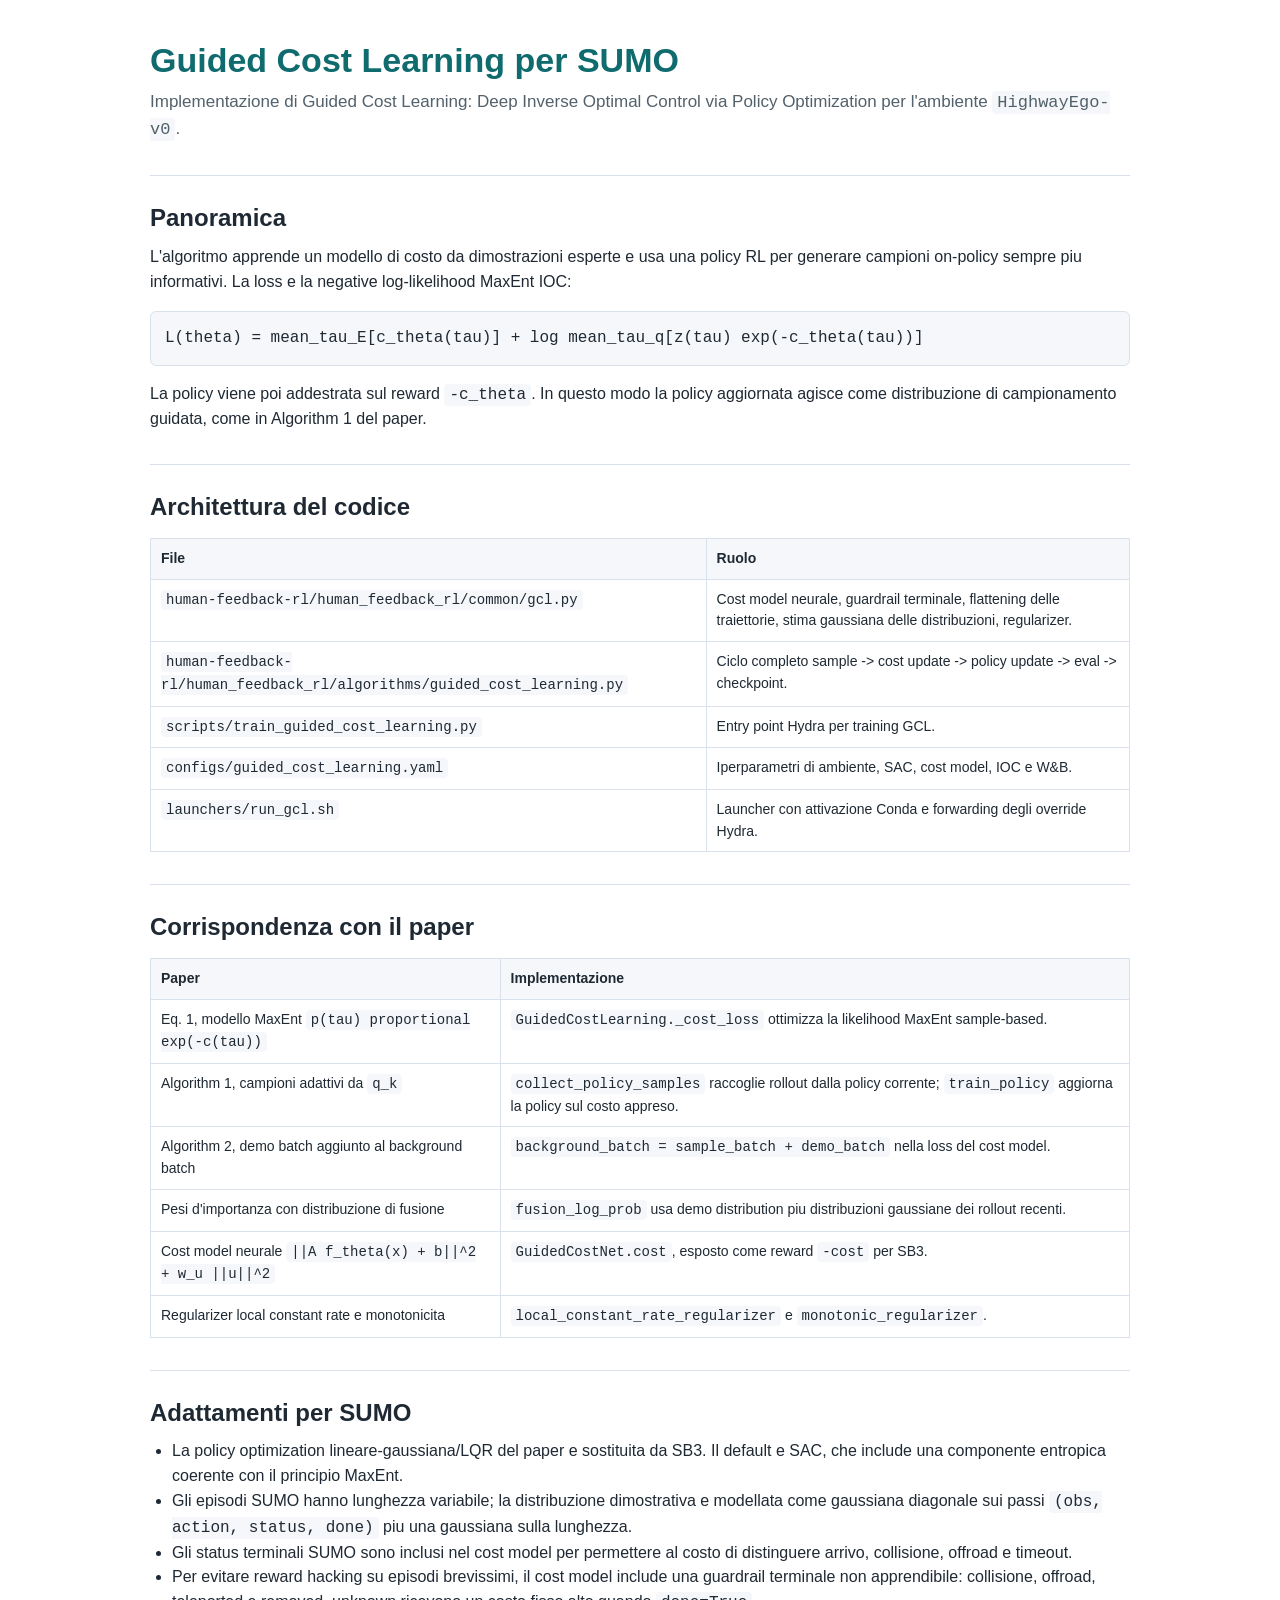
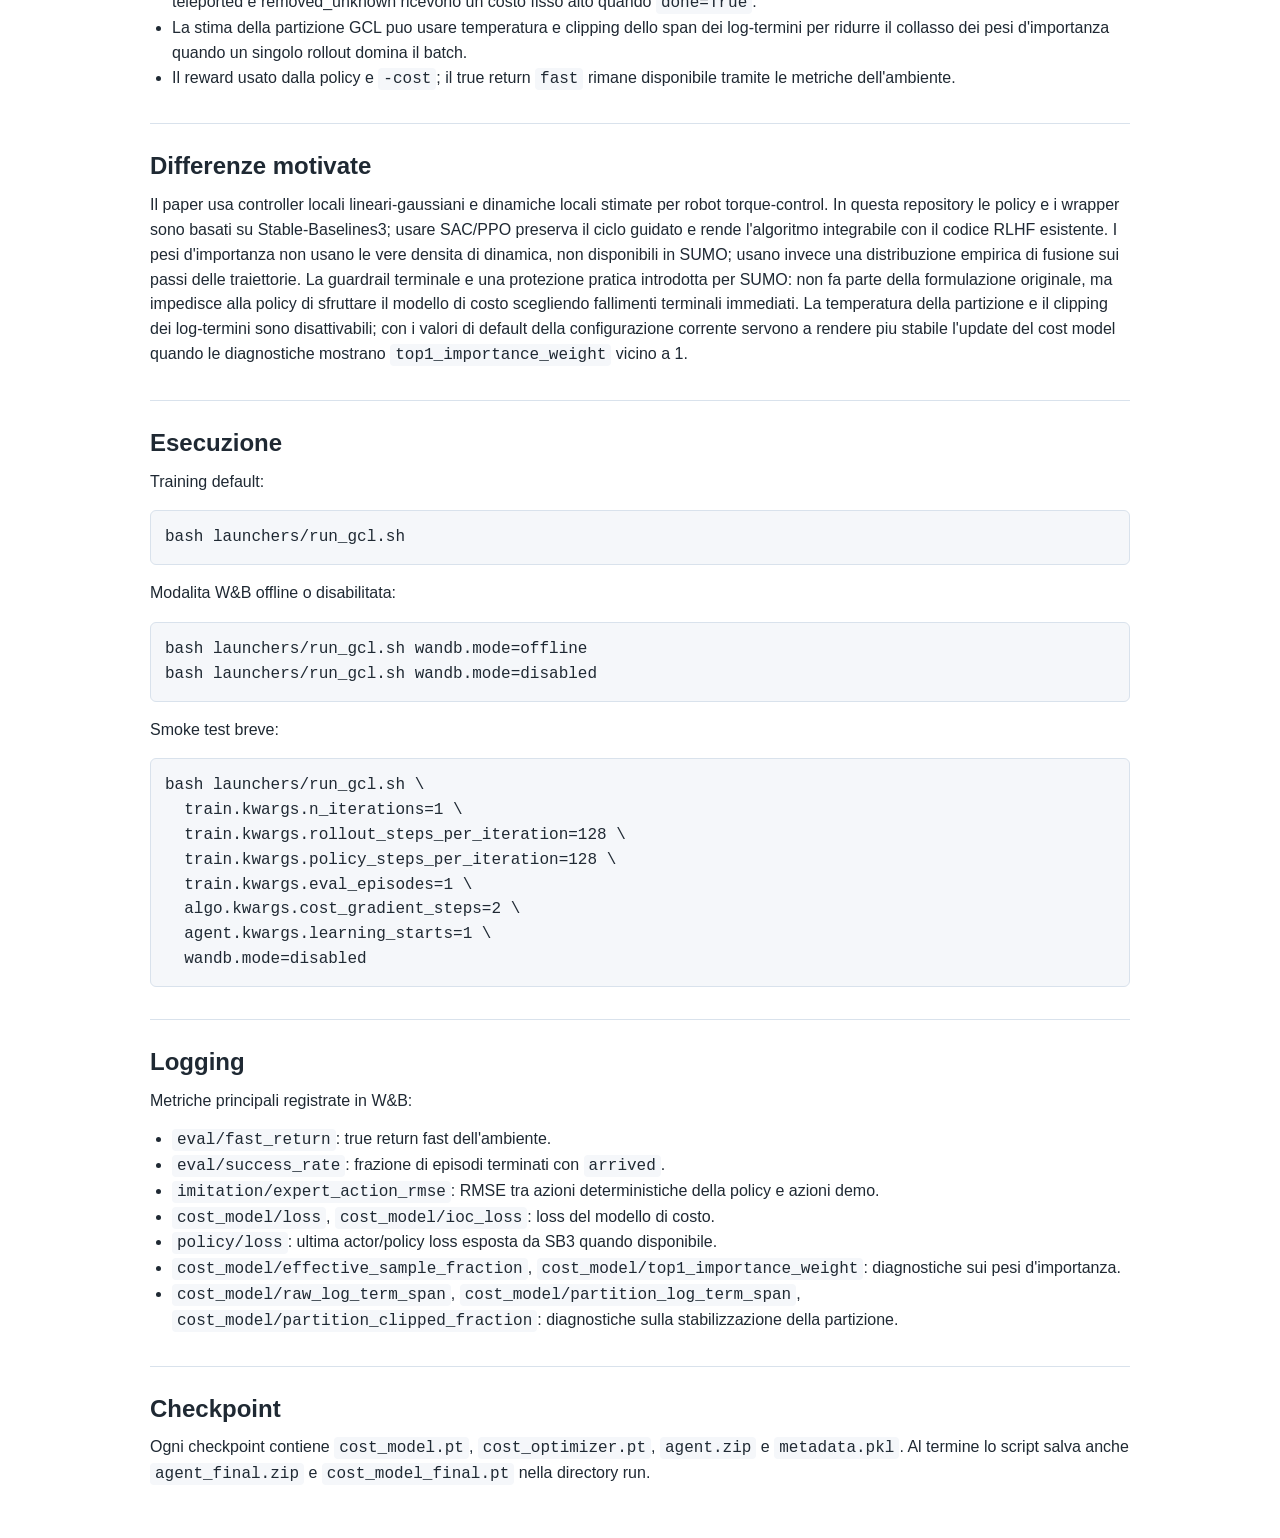
<file: docs/guided_cost_learning.html>
<!doctype html>
<html lang="it">
<head>
  <meta charset="utf-8">
  <meta name="viewport" content="width=device-width, initial-scale=1">
  <title>Guided Cost Learning per SUMO</title>
  <style>
    :root {
      color-scheme: light;
      --ink: #1f2933;
      --muted: #52616b;
      --line: #d9e2ec;
      --panel: #f5f7fa;
      --accent: #0f6b6e;
    }
    body {
      margin: 0;
      font-family: -apple-system, BlinkMacSystemFont, "Segoe UI", sans-serif;
      line-height: 1.55;
      color: var(--ink);
      background: #ffffff;
    }
    main {
      max-width: 980px;
      margin: 0 auto;
      padding: 40px 24px 64px;
    }
    h1, h2, h3 {
      line-height: 1.2;
      margin: 0 0 12px;
    }
    h1 {
      font-size: 34px;
      color: var(--accent);
      margin-bottom: 8px;
    }
    h2 {
      font-size: 24px;
      padding-top: 28px;
      border-top: 1px solid var(--line);
      margin-top: 32px;
    }
    h3 {
      font-size: 18px;
      margin-top: 22px;
    }
    p {
      margin: 0 0 14px;
    }
    code, pre {
      font-family: "SFMono-Regular", Consolas, monospace;
    }
    code {
      background: var(--panel);
      padding: 2px 5px;
      border-radius: 4px;
    }
    pre {
      background: var(--panel);
      border: 1px solid var(--line);
      border-radius: 6px;
      padding: 14px;
      overflow-x: auto;
    }
    table {
      width: 100%;
      border-collapse: collapse;
      margin: 16px 0;
      font-size: 14px;
    }
    th, td {
      border: 1px solid var(--line);
      padding: 9px 10px;
      vertical-align: top;
      text-align: left;
    }
    th {
      background: var(--panel);
    }
    ul {
      margin-top: 6px;
      padding-left: 22px;
    }
    .lead {
      color: var(--muted);
      font-size: 17px;
    }
  </style>
</head>
<body>
<main>
  <h1>Guided Cost Learning per SUMO</h1>
  <p class="lead">
    Implementazione di Guided Cost Learning: Deep Inverse Optimal Control via
    Policy Optimization per l'ambiente <code>HighwayEgo-v0</code>.
  </p>

  <h2>Panoramica</h2>
  <p>
    L'algoritmo apprende un modello di costo da dimostrazioni esperte e usa una
    policy RL per generare campioni on-policy sempre piu informativi. La loss e
    la negative log-likelihood MaxEnt IOC:
  </p>
  <pre>L(theta) = mean_tau_E[c_theta(tau)] + log mean_tau_q[z(tau) exp(-c_theta(tau))]</pre>
  <p>
    La policy viene poi addestrata sul reward <code>-c_theta</code>. In questo modo
    la policy aggiornata agisce come distribuzione di campionamento guidata, come
    in Algorithm 1 del paper.
  </p>

  <h2>Architettura del codice</h2>
  <table>
    <thead>
      <tr>
        <th>File</th>
        <th>Ruolo</th>
      </tr>
    </thead>
    <tbody>
      <tr>
        <td><code>human-feedback-rl/human_feedback_rl/common/gcl.py</code></td>
        <td>Cost model neurale, guardrail terminale, flattening delle traiettorie, stima gaussiana delle distribuzioni, regularizer.</td>
      </tr>
      <tr>
        <td><code>human-feedback-rl/human_feedback_rl/algorithms/guided_cost_learning.py</code></td>
        <td>Ciclo completo sample -> cost update -> policy update -> eval -> checkpoint.</td>
      </tr>
      <tr>
        <td><code>scripts/train_guided_cost_learning.py</code></td>
        <td>Entry point Hydra per training GCL.</td>
      </tr>
      <tr>
        <td><code>configs/guided_cost_learning.yaml</code></td>
        <td>Iperparametri di ambiente, SAC, cost model, IOC e W&amp;B.</td>
      </tr>
      <tr>
        <td><code>launchers/run_gcl.sh</code></td>
        <td>Launcher con attivazione Conda e forwarding degli override Hydra.</td>
      </tr>
    </tbody>
  </table>

  <h2>Corrispondenza con il paper</h2>
  <table>
    <thead>
      <tr>
        <th>Paper</th>
        <th>Implementazione</th>
      </tr>
    </thead>
    <tbody>
      <tr>
        <td>Eq. 1, modello MaxEnt <code>p(tau) proportional exp(-c(tau))</code></td>
        <td><code>GuidedCostLearning._cost_loss</code> ottimizza la likelihood MaxEnt sample-based.</td>
      </tr>
      <tr>
        <td>Algorithm 1, campioni adattivi da <code>q_k</code></td>
        <td><code>collect_policy_samples</code> raccoglie rollout dalla policy corrente; <code>train_policy</code> aggiorna la policy sul costo appreso.</td>
      </tr>
      <tr>
        <td>Algorithm 2, demo batch aggiunto al background batch</td>
        <td><code>background_batch = sample_batch + demo_batch</code> nella loss del cost model.</td>
      </tr>
      <tr>
        <td>Pesi d'importanza con distribuzione di fusione</td>
        <td><code>fusion_log_prob</code> usa demo distribution piu distribuzioni gaussiane dei rollout recenti.</td>
      </tr>
      <tr>
        <td>Cost model neurale <code>||A f_theta(x) + b||^2 + w_u ||u||^2</code></td>
        <td><code>GuidedCostNet.cost</code>, esposto come reward <code>-cost</code> per SB3.</td>
      </tr>
      <tr>
        <td>Regularizer local constant rate e monotonicita</td>
        <td><code>local_constant_rate_regularizer</code> e <code>monotonic_regularizer</code>.</td>
      </tr>
    </tbody>
  </table>

  <h2>Adattamenti per SUMO</h2>
  <ul>
    <li>La policy optimization lineare-gaussiana/LQR del paper e sostituita da SB3. Il default e SAC, che include una componente entropica coerente con il principio MaxEnt.</li>
    <li>Gli episodi SUMO hanno lunghezza variabile; la distribuzione dimostrativa e modellata come gaussiana diagonale sui passi <code>(obs, action, status, done)</code> piu una gaussiana sulla lunghezza.</li>
    <li>Gli status terminali SUMO sono inclusi nel cost model per permettere al costo di distinguere arrivo, collisione, offroad e timeout.</li>
    <li>Per evitare reward hacking su episodi brevissimi, il cost model include una guardrail terminale non apprendibile: collisione, offroad, teleported e removed_unknown ricevono un costo fisso alto quando <code>done=True</code>.</li>
    <li>La stima della partizione GCL puo usare temperatura e clipping dello span dei log-termini per ridurre il collasso dei pesi d'importanza quando un singolo rollout domina il batch.</li>
    <li>Il reward usato dalla policy e <code>-cost</code>; il true return <code>fast</code> rimane disponibile tramite le metriche dell'ambiente.</li>
  </ul>

  <h2>Differenze motivate</h2>
  <p>
    Il paper usa controller locali lineari-gaussiani e dinamiche locali stimate
    per robot torque-control. In questa repository le policy e i wrapper sono
    basati su Stable-Baselines3; usare SAC/PPO preserva il ciclo guidato e rende
    l'algoritmo integrabile con il codice RLHF esistente. I pesi d'importanza non
    usano le vere densita di dinamica, non disponibili in SUMO; usano invece una
    distribuzione empirica di fusione sui passi delle traiettorie.
    La guardrail terminale e una protezione pratica introdotta per SUMO: non fa
    parte della formulazione originale, ma impedisce alla policy di sfruttare il
    modello di costo scegliendo fallimenti terminali immediati. La temperatura
    della partizione e il clipping dei log-termini sono disattivabili; con i
    valori di default della configurazione corrente servono a rendere piu
    stabile l'update del cost model quando le diagnostiche mostrano
    <code>top1_importance_weight</code> vicino a 1.
  </p>

  <h2>Esecuzione</h2>
  <p>Training default:</p>
  <pre>bash launchers/run_gcl.sh</pre>
  <p>Modalita W&amp;B offline o disabilitata:</p>
  <pre>bash launchers/run_gcl.sh wandb.mode=offline
bash launchers/run_gcl.sh wandb.mode=disabled</pre>
  <p>Smoke test breve:</p>
  <pre>bash launchers/run_gcl.sh \
  train.kwargs.n_iterations=1 \
  train.kwargs.rollout_steps_per_iteration=128 \
  train.kwargs.policy_steps_per_iteration=128 \
  train.kwargs.eval_episodes=1 \
  algo.kwargs.cost_gradient_steps=2 \
  agent.kwargs.learning_starts=1 \
  wandb.mode=disabled</pre>

  <h2>Logging</h2>
  <p>Metriche principali registrate in W&amp;B:</p>
  <ul>
    <li><code>eval/fast_return</code>: true return fast dell'ambiente.</li>
    <li><code>eval/success_rate</code>: frazione di episodi terminati con <code>arrived</code>.</li>
    <li><code>imitation/expert_action_rmse</code>: RMSE tra azioni deterministiche della policy e azioni demo.</li>
    <li><code>cost_model/loss</code>, <code>cost_model/ioc_loss</code>: loss del modello di costo.</li>
    <li><code>policy/loss</code>: ultima actor/policy loss esposta da SB3 quando disponibile.</li>
    <li><code>cost_model/effective_sample_fraction</code>, <code>cost_model/top1_importance_weight</code>: diagnostiche sui pesi d'importanza.</li>
    <li><code>cost_model/raw_log_term_span</code>, <code>cost_model/partition_log_term_span</code>, <code>cost_model/partition_clipped_fraction</code>: diagnostiche sulla stabilizzazione della partizione.</li>
  </ul>

  <h2>Checkpoint</h2>
  <p>
    Ogni checkpoint contiene <code>cost_model.pt</code>, <code>cost_optimizer.pt</code>,
    <code>agent.zip</code> e <code>metadata.pkl</code>. Al termine lo script salva anche
    <code>agent_final.zip</code> e <code>cost_model_final.pt</code> nella directory run.
  </p>
</main>
</body>
</html>
</file>
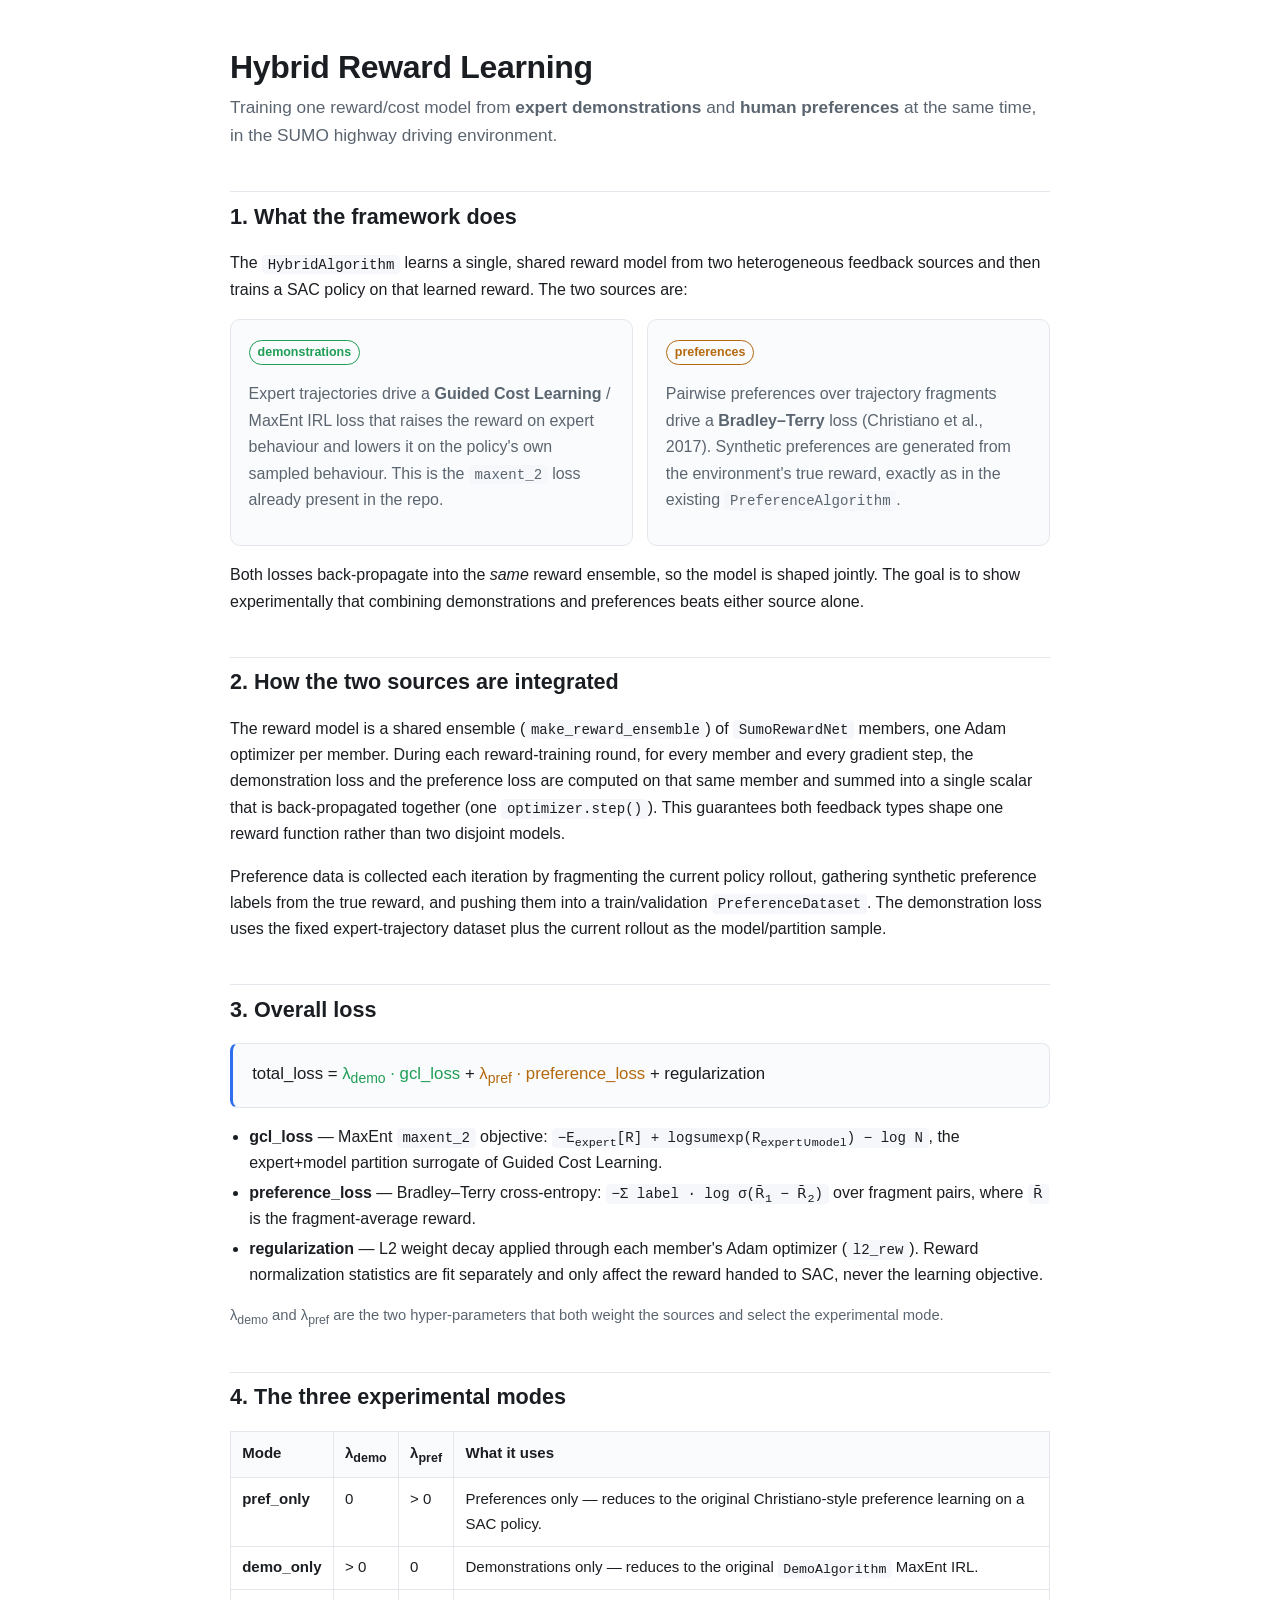
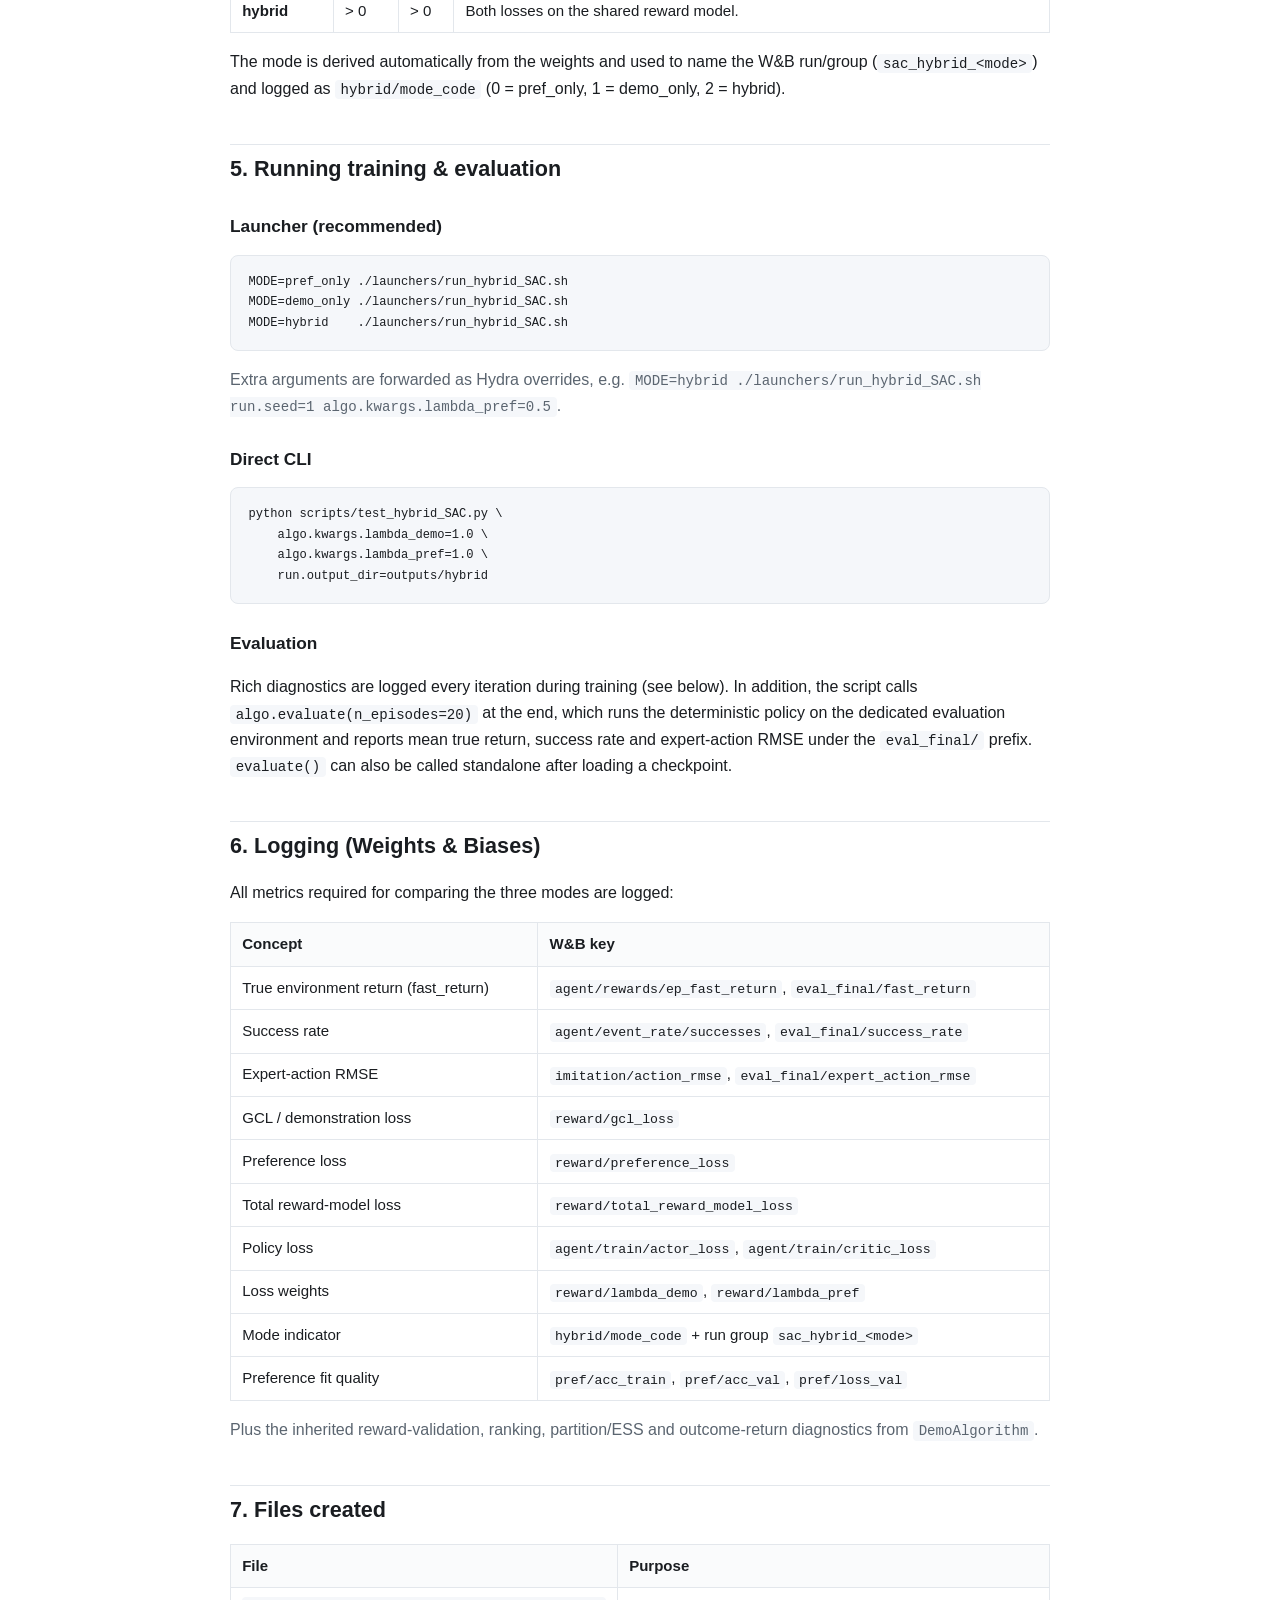
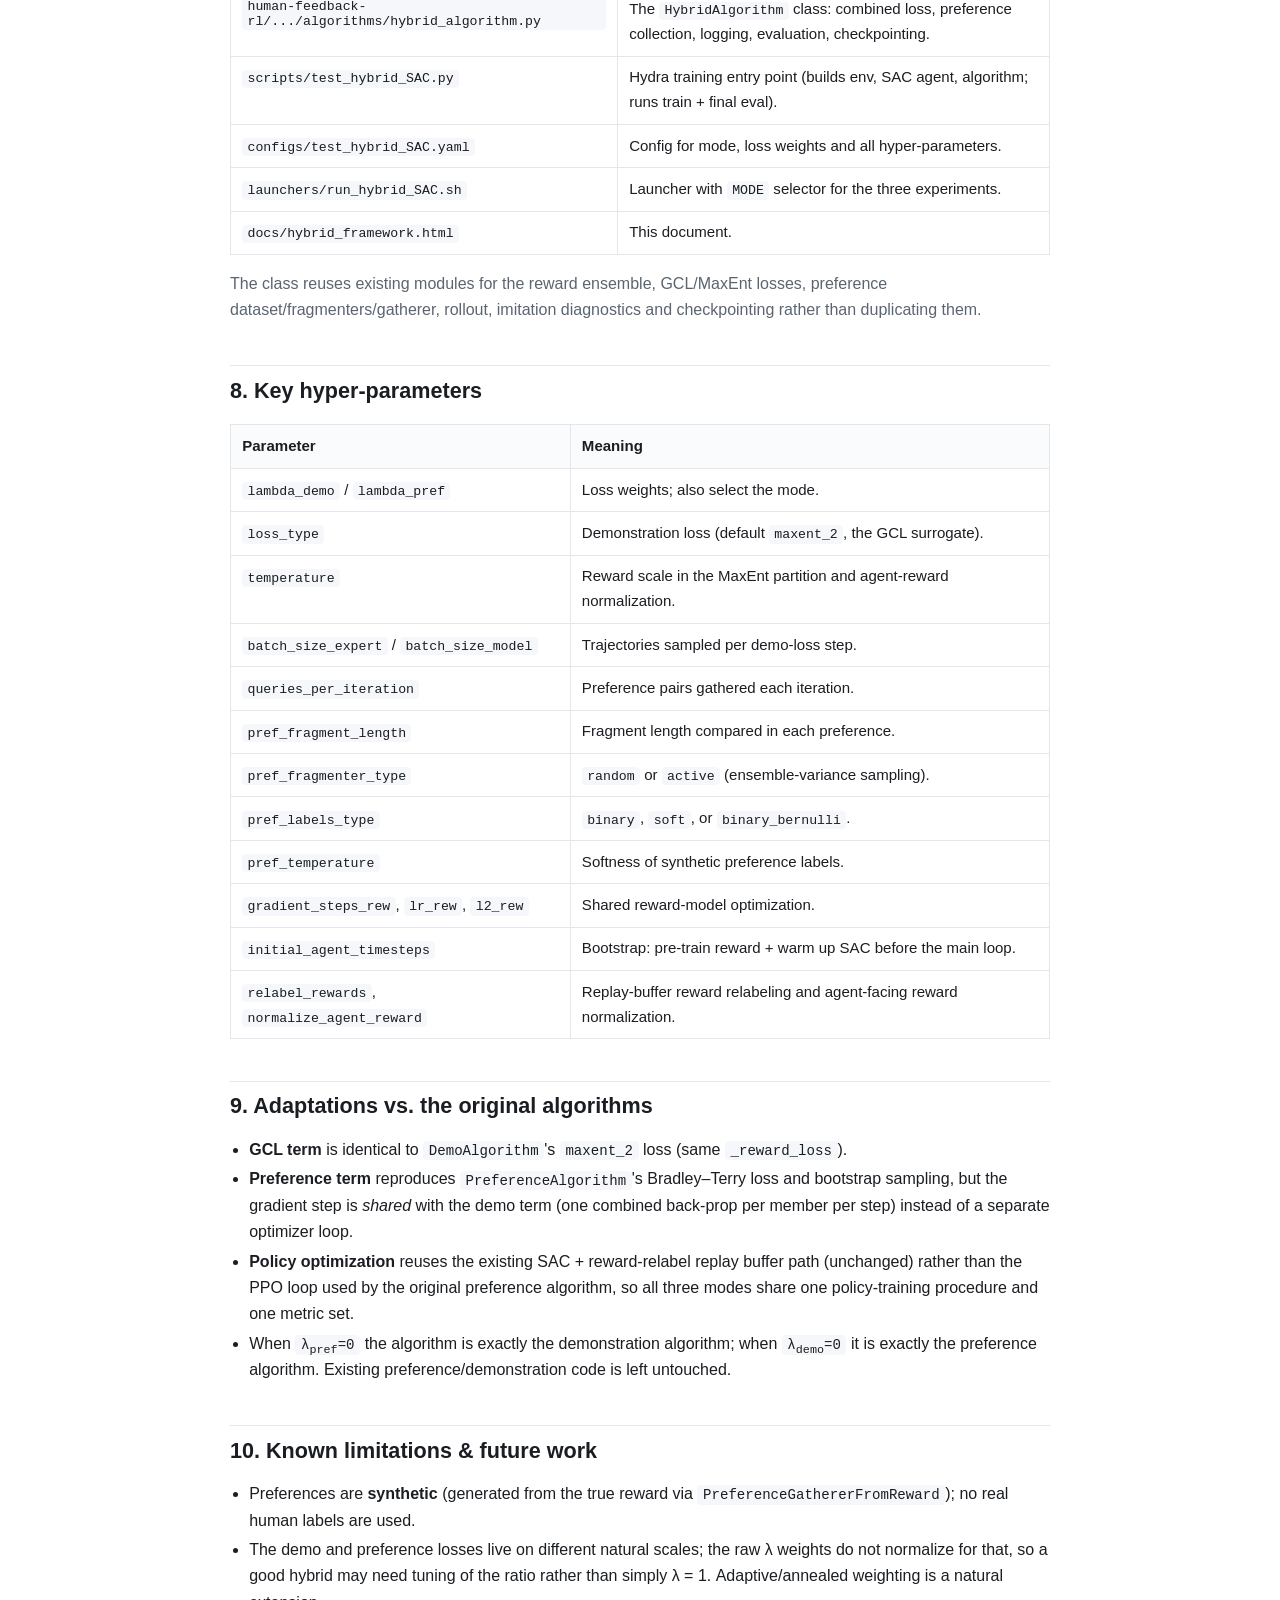
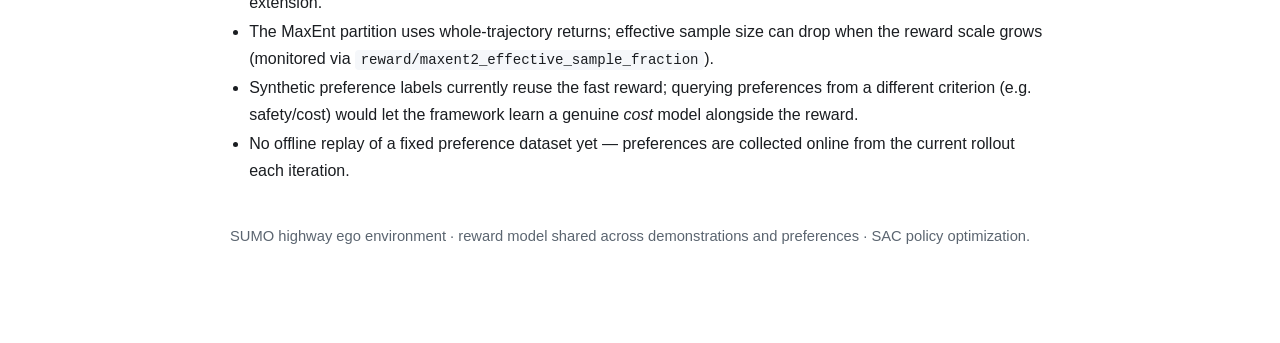
<file: docs/hybrid_framework.html>
<!DOCTYPE html>
<html lang="en">
<head>
<meta charset="utf-8">
<meta name="viewport" content="width=device-width, initial-scale=1">
<title>Hybrid Reward Learning — Demonstrations + Preferences</title>
<style>
  :root {
    --bg: #ffffff; --fg: #1a1d21; --muted: #5b6570; --line: #e3e7ec;
    --accent: #2f6fed; --demo: #1f9d55; --pref: #b4690e; --code-bg: #f5f7fa;
    --card: #fafbfc;
  }
  @media (prefers-color-scheme: dark) {
    :root {
      --bg: #14171a; --fg: #e6e9ec; --muted: #9aa4af; --line: #2a2f36;
      --accent: #6ea0ff; --demo: #4bd188; --pref: #e0a86a; --code-bg: #1c2126;
      --card: #191d22;
    }
  }
  * { box-sizing: border-box; }
  body { margin: 0; background: var(--bg); color: var(--fg);
    font: 16px/1.65 -apple-system, BlinkMacSystemFont, "Segoe UI", Roboto, Helvetica, Arial, sans-serif; }
  .wrap { max-width: 860px; margin: 0 auto; padding: 3rem 1.25rem 5rem; }
  h1 { font-size: 2rem; line-height: 1.2; margin: 0 0 .4rem; letter-spacing: -.01em; }
  h2 { font-size: 1.35rem; margin: 2.6rem 0 .8rem; padding-top: .4rem; border-top: 1px solid var(--line); }
  h3 { font-size: 1.08rem; margin: 1.6rem 0 .5rem; }
  p, li { color: var(--fg); }
  .lede { color: var(--muted); font-size: 1.08rem; margin-top: .2rem; }
  code { background: var(--code-bg); padding: .12em .4em; border-radius: 4px;
    font: .88em ui-monospace, SFMono-Regular, Menlo, Consolas, monospace; }
  pre { background: var(--code-bg); border: 1px solid var(--line); border-radius: 8px;
    padding: 1rem 1.1rem; overflow-x: auto; font: .86rem/1.5 ui-monospace, SFMono-Regular, Menlo, Consolas, monospace; }
  pre code { background: none; padding: 0; }
  .formula { background: var(--card); border: 1px solid var(--line); border-left: 3px solid var(--accent);
    border-radius: 8px; padding: 1rem 1.2rem; margin: 1rem 0; font-size: 1.05rem; overflow-x: auto; }
  table { border-collapse: collapse; width: 100%; margin: 1rem 0; font-size: .94rem; }
  th, td { border: 1px solid var(--line); padding: .55rem .7rem; text-align: left; vertical-align: top; }
  th { background: var(--card); font-weight: 600; }
  .tag { display: inline-block; font-size: .78rem; font-weight: 600; padding: .1rem .5rem;
    border-radius: 999px; border: 1px solid var(--line); }
  .tag.demo { color: var(--demo); border-color: var(--demo); }
  .tag.pref { color: var(--pref); border-color: var(--pref); }
  .grid { display: grid; grid-template-columns: repeat(auto-fit, minmax(230px, 1fr)); gap: .9rem; margin: 1rem 0; }
  .card { background: var(--card); border: 1px solid var(--line); border-radius: 10px; padding: 1rem 1.1rem; }
  .card h3 { margin-top: 0; }
  .muted { color: var(--muted); }
  ul.tight { margin: .4rem 0; padding-left: 1.2rem; }
  ul.tight li { margin: .2rem 0; }
  .filelist code { display: inline-block; min-width: 0; }
  a { color: var(--accent); }
  .note { font-size: .92rem; color: var(--muted); border-radius: 8px; }
</style>
</head>
<body>
<div class="wrap">

  <h1>Hybrid Reward Learning</h1>
  <p class="lede">Training one reward/cost model from <strong>expert demonstrations</strong> and
  <strong>human preferences</strong> at the same time, in the SUMO highway driving environment.</p>

  <h2>1. What the framework does</h2>
  <p>
    The <code>HybridAlgorithm</code> learns a single, shared reward model from two heterogeneous
    feedback sources and then trains a SAC policy on that learned reward. The two sources are:
  </p>
  <div class="grid">
    <div class="card">
      <h3><span class="tag demo">demonstrations</span></h3>
      <p class="muted">Expert trajectories drive a <strong>Guided Cost Learning</strong> /
      MaxEnt IRL loss that raises the reward on expert behaviour and lowers it on the policy's
      own sampled behaviour. This is the <code>maxent_2</code> loss already present in the repo.</p>
    </div>
    <div class="card">
      <h3><span class="tag pref">preferences</span></h3>
      <p class="muted">Pairwise preferences over trajectory fragments drive a
      <strong>Bradley–Terry</strong> loss (Christiano et al., 2017). Synthetic preferences are
      generated from the environment's true reward, exactly as in the existing
      <code>PreferenceAlgorithm</code>.</p>
    </div>
  </div>
  <p>
    Both losses back-propagate into the <em>same</em> reward ensemble, so the model is shaped
    jointly. The goal is to show experimentally that combining demonstrations and preferences
    beats either source alone.
  </p>

  <h2>2. How the two sources are integrated</h2>
  <p>
    The reward model is a shared ensemble (<code>make_reward_ensemble</code>) of
    <code>SumoRewardNet</code> members, one Adam optimizer per member. During each reward-training
    round, for every member and every gradient step, the demonstration loss and the preference
    loss are computed on that same member and summed into a single scalar that is back-propagated
    together (one <code>optimizer.step()</code>). This guarantees both feedback types shape one
    reward function rather than two disjoint models.
  </p>
  <p>
    Preference data is collected each iteration by fragmenting the current policy rollout, gathering
    synthetic preference labels from the true reward, and pushing them into a train/validation
    <code>PreferenceDataset</code>. The demonstration loss uses the fixed expert-trajectory dataset
    plus the current rollout as the model/partition sample.
  </p>

  <h2>3. Overall loss</h2>
  <div class="formula">
    total_loss = <span style="color:var(--demo)">λ<sub>demo</sub> · gcl_loss</span>
    + <span style="color:var(--pref)">λ<sub>pref</sub> · preference_loss</span>
    + regularization
  </div>
  <ul class="tight">
    <li><strong>gcl_loss</strong> — MaxEnt <code>maxent_2</code> objective:
      <code>−E<sub>expert</sub>[R] + logsumexp(R<sub>expert∪model</sub>) − log N</code>,
      the expert+model partition surrogate of Guided Cost Learning.</li>
    <li><strong>preference_loss</strong> — Bradley–Terry cross-entropy:
      <code>−Σ label · log σ(R̄<sub>1</sub> − R̄<sub>2</sub>)</code> over fragment pairs,
      where <code>R̄</code> is the fragment-average reward.</li>
    <li><strong>regularization</strong> — L2 weight decay applied through each member's Adam
      optimizer (<code>l2_rew</code>). Reward normalization statistics are fit separately and only
      affect the reward handed to SAC, never the learning objective.</li>
  </ul>
  <p class="note">λ<sub>demo</sub> and λ<sub>pref</sub> are the two hyper-parameters that both weight
  the sources and select the experimental mode.</p>

  <h2>4. The three experimental modes</h2>
  <table>
    <thead><tr><th>Mode</th><th>λ<sub>demo</sub></th><th>λ<sub>pref</sub></th><th>What it uses</th></tr></thead>
    <tbody>
      <tr><td><strong>pref_only</strong></td><td>0</td><td>&gt; 0</td><td>Preferences only — reduces to the original Christiano-style preference learning on a SAC policy.</td></tr>
      <tr><td><strong>demo_only</strong></td><td>&gt; 0</td><td>0</td><td>Demonstrations only — reduces to the original <code>DemoAlgorithm</code> MaxEnt IRL.</td></tr>
      <tr><td><strong>hybrid</strong></td><td>&gt; 0</td><td>&gt; 0</td><td>Both losses on the shared reward model.</td></tr>
    </tbody>
  </table>
  <p>The mode is derived automatically from the weights and used to name the W&amp;B run/group
  (<code>sac_hybrid_&lt;mode&gt;</code>) and logged as <code>hybrid/mode_code</code>
  (0 = pref_only, 1 = demo_only, 2 = hybrid).</p>

  <h2>5. Running training &amp; evaluation</h2>
  <h3>Launcher (recommended)</h3>
  <pre><code>MODE=pref_only ./launchers/run_hybrid_SAC.sh
MODE=demo_only ./launchers/run_hybrid_SAC.sh
MODE=hybrid    ./launchers/run_hybrid_SAC.sh</code></pre>
  <p class="muted">Extra arguments are forwarded as Hydra overrides, e.g.
  <code>MODE=hybrid ./launchers/run_hybrid_SAC.sh run.seed=1 algo.kwargs.lambda_pref=0.5</code>.</p>

  <h3>Direct CLI</h3>
  <pre><code>python scripts/test_hybrid_SAC.py \
    algo.kwargs.lambda_demo=1.0 \
    algo.kwargs.lambda_pref=1.0 \
    run.output_dir=outputs/hybrid</code></pre>

  <h3>Evaluation</h3>
  <p>
    Rich diagnostics are logged every iteration during training (see below). In addition, the script
    calls <code>algo.evaluate(n_episodes=20)</code> at the end, which runs the deterministic policy on
    the dedicated evaluation environment and reports mean true return, success rate and
    expert-action RMSE under the <code>eval_final/</code> prefix. <code>evaluate()</code> can also be
    called standalone after loading a checkpoint.
  </p>

  <h2>6. Logging (Weights &amp; Biases)</h2>
  <p>All metrics required for comparing the three modes are logged:</p>
  <table>
    <thead><tr><th>Concept</th><th>W&amp;B key</th></tr></thead>
    <tbody>
      <tr><td>True environment return (fast_return)</td><td><code>agent/rewards/ep_fast_return</code>, <code>eval_final/fast_return</code></td></tr>
      <tr><td>Success rate</td><td><code>agent/event_rate/successes</code>, <code>eval_final/success_rate</code></td></tr>
      <tr><td>Expert-action RMSE</td><td><code>imitation/action_rmse</code>, <code>eval_final/expert_action_rmse</code></td></tr>
      <tr><td>GCL / demonstration loss</td><td><code>reward/gcl_loss</code></td></tr>
      <tr><td>Preference loss</td><td><code>reward/preference_loss</code></td></tr>
      <tr><td>Total reward-model loss</td><td><code>reward/total_reward_model_loss</code></td></tr>
      <tr><td>Policy loss</td><td><code>agent/train/actor_loss</code>, <code>agent/train/critic_loss</code></td></tr>
      <tr><td>Loss weights</td><td><code>reward/lambda_demo</code>, <code>reward/lambda_pref</code></td></tr>
      <tr><td>Mode indicator</td><td><code>hybrid/mode_code</code> + run group <code>sac_hybrid_&lt;mode&gt;</code></td></tr>
      <tr><td>Preference fit quality</td><td><code>pref/acc_train</code>, <code>pref/acc_val</code>, <code>pref/loss_val</code></td></tr>
    </tbody>
  </table>
  <p class="muted">Plus the inherited reward-validation, ranking, partition/ESS and outcome-return
  diagnostics from <code>DemoAlgorithm</code>.</p>

  <h2>7. Files created</h2>
  <table class="filelist">
    <thead><tr><th>File</th><th>Purpose</th></tr></thead>
    <tbody>
      <tr><td><code>human-feedback-rl/.../algorithms/hybrid_algorithm.py</code></td><td>The <code>HybridAlgorithm</code> class: combined loss, preference collection, logging, evaluation, checkpointing.</td></tr>
      <tr><td><code>scripts/test_hybrid_SAC.py</code></td><td>Hydra training entry point (builds env, SAC agent, algorithm; runs train + final eval).</td></tr>
      <tr><td><code>configs/test_hybrid_SAC.yaml</code></td><td>Config for mode, loss weights and all hyper-parameters.</td></tr>
      <tr><td><code>launchers/run_hybrid_SAC.sh</code></td><td>Launcher with <code>MODE</code> selector for the three experiments.</td></tr>
      <tr><td><code>docs/hybrid_framework.html</code></td><td>This document.</td></tr>
    </tbody>
  </table>
  <p class="muted">The class reuses existing modules for the reward ensemble, GCL/MaxEnt losses,
  preference dataset/fragmenters/gatherer, rollout, imitation diagnostics and checkpointing rather
  than duplicating them.</p>

  <h2>8. Key hyper-parameters</h2>
  <table>
    <thead><tr><th>Parameter</th><th>Meaning</th></tr></thead>
    <tbody>
      <tr><td><code>lambda_demo</code> / <code>lambda_pref</code></td><td>Loss weights; also select the mode.</td></tr>
      <tr><td><code>loss_type</code></td><td>Demonstration loss (default <code>maxent_2</code>, the GCL surrogate).</td></tr>
      <tr><td><code>temperature</code></td><td>Reward scale in the MaxEnt partition and agent-reward normalization.</td></tr>
      <tr><td><code>batch_size_expert</code> / <code>batch_size_model</code></td><td>Trajectories sampled per demo-loss step.</td></tr>
      <tr><td><code>queries_per_iteration</code></td><td>Preference pairs gathered each iteration.</td></tr>
      <tr><td><code>pref_fragment_length</code></td><td>Fragment length compared in each preference.</td></tr>
      <tr><td><code>pref_fragmenter_type</code></td><td><code>random</code> or <code>active</code> (ensemble-variance sampling).</td></tr>
      <tr><td><code>pref_labels_type</code></td><td><code>binary</code>, <code>soft</code>, or <code>binary_bernulli</code>.</td></tr>
      <tr><td><code>pref_temperature</code></td><td>Softness of synthetic preference labels.</td></tr>
      <tr><td><code>gradient_steps_rew</code>, <code>lr_rew</code>, <code>l2_rew</code></td><td>Shared reward-model optimization.</td></tr>
      <tr><td><code>initial_agent_timesteps</code></td><td>Bootstrap: pre-train reward + warm up SAC before the main loop.</td></tr>
      <tr><td><code>relabel_rewards</code>, <code>normalize_agent_reward</code></td><td>Replay-buffer reward relabeling and agent-facing reward normalization.</td></tr>
    </tbody>
  </table>

  <h2>9. Adaptations vs. the original algorithms</h2>
  <ul class="tight">
    <li><strong>GCL term</strong> is identical to <code>DemoAlgorithm</code>'s <code>maxent_2</code>
      loss (same <code>_reward_loss</code>).</li>
    <li><strong>Preference term</strong> reproduces <code>PreferenceAlgorithm</code>'s Bradley–Terry
      loss and bootstrap sampling, but the gradient step is <em>shared</em> with the demo term (one
      combined back-prop per member per step) instead of a separate optimizer loop.</li>
    <li><strong>Policy optimization</strong> reuses the existing SAC + reward-relabel replay buffer
      path (unchanged) rather than the PPO loop used by the original preference algorithm, so all
      three modes share one policy-training procedure and one metric set.</li>
    <li>When <code>λ<sub>pref</sub>=0</code> the algorithm is exactly the demonstration algorithm;
      when <code>λ<sub>demo</sub>=0</code> it is exactly the preference algorithm. Existing
      preference/demonstration code is left untouched.</li>
  </ul>

  <h2>10. Known limitations &amp; future work</h2>
  <ul class="tight">
    <li>Preferences are <strong>synthetic</strong> (generated from the true reward via
      <code>PreferenceGathererFromReward</code>); no real human labels are used.</li>
    <li>The demo and preference losses live on different natural scales; the raw
      λ weights do not normalize for that, so a good hybrid may need tuning of the ratio rather than
      simply λ = 1. Adaptive/annealed weighting is a natural extension.</li>
    <li>The MaxEnt partition uses whole-trajectory returns; effective sample size can drop when the
      reward scale grows (monitored via <code>reward/maxent2_effective_sample_fraction</code>).</li>
    <li>Synthetic preference labels currently reuse the fast reward; querying preferences from a
      different criterion (e.g. safety/cost) would let the framework learn a genuine
      <em>cost</em> model alongside the reward.</li>
    <li>No offline replay of a fixed preference dataset yet — preferences are collected online from
      the current rollout each iteration.</li>
  </ul>

  <p class="note" style="margin-top:2.5rem">SUMO highway ego environment ·
  reward model shared across demonstrations and preferences · SAC policy optimization.</p>

</div>
</body>
</html>
</file>
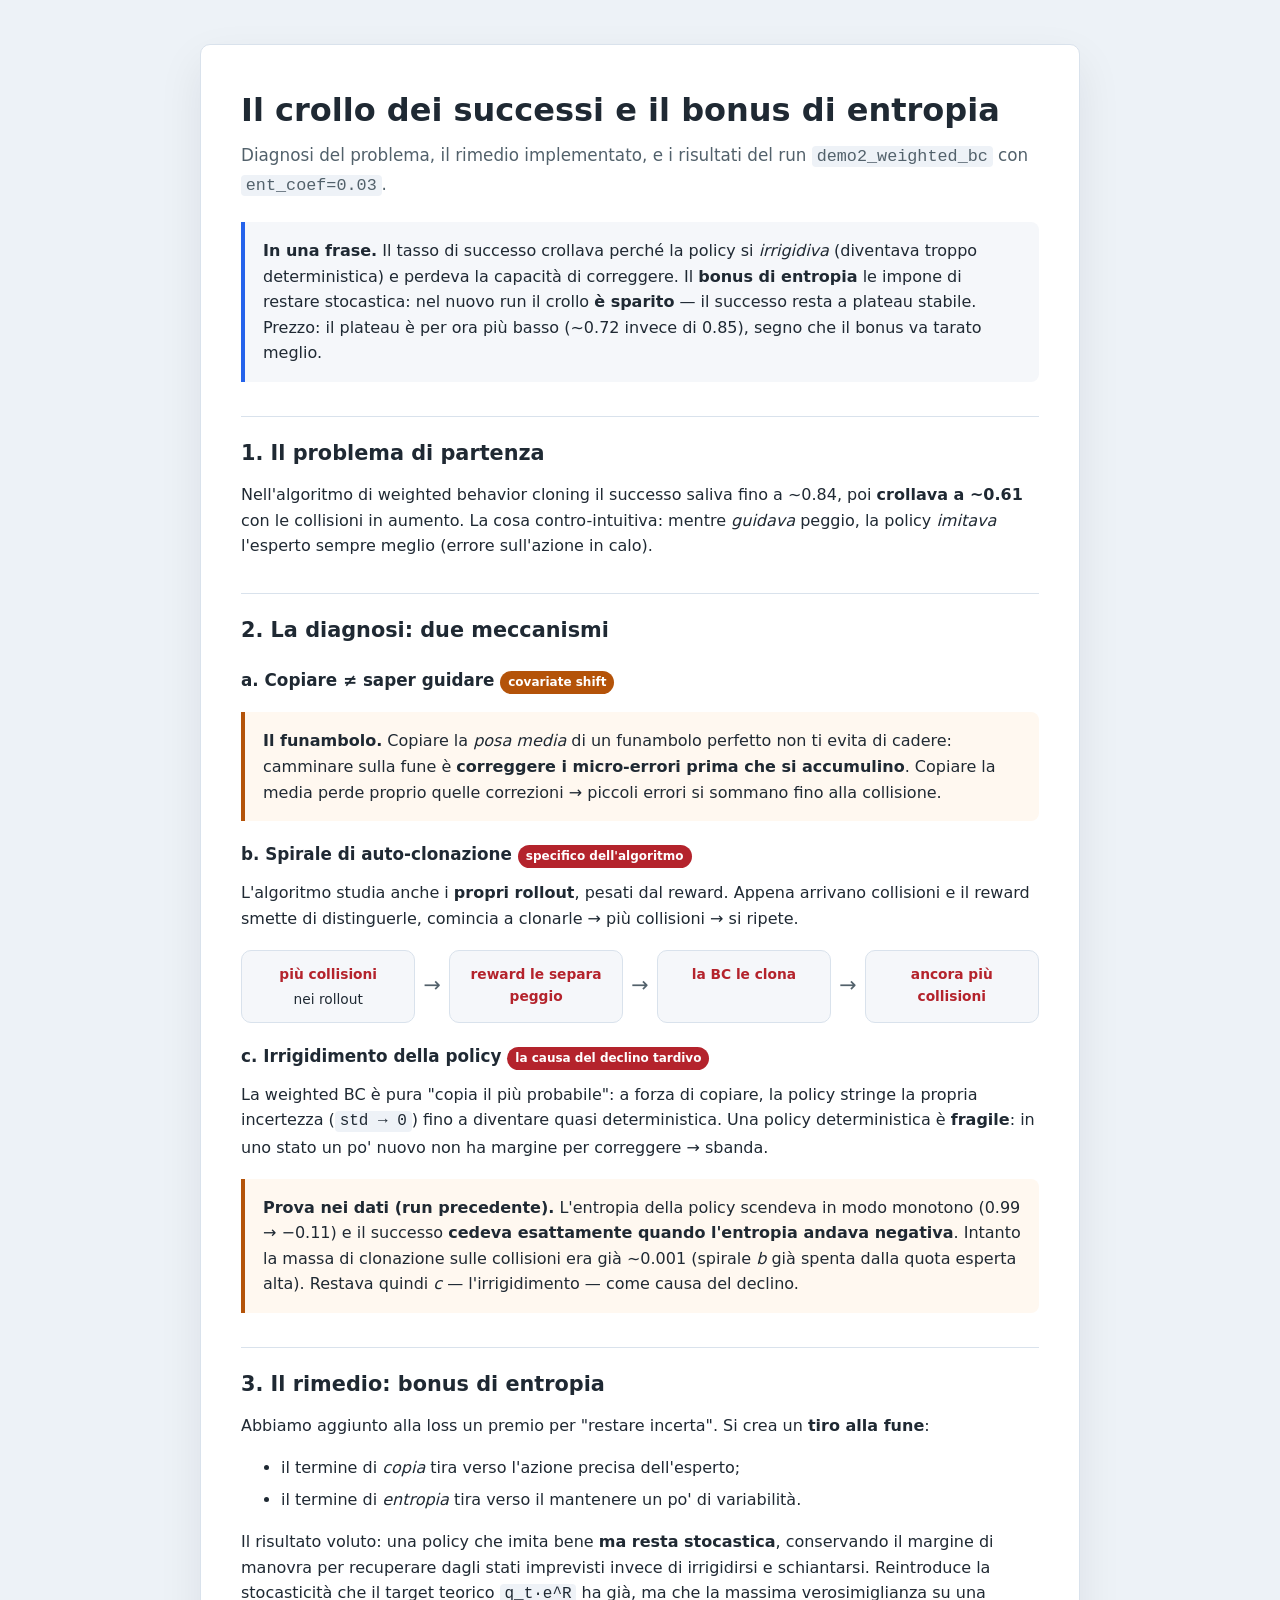
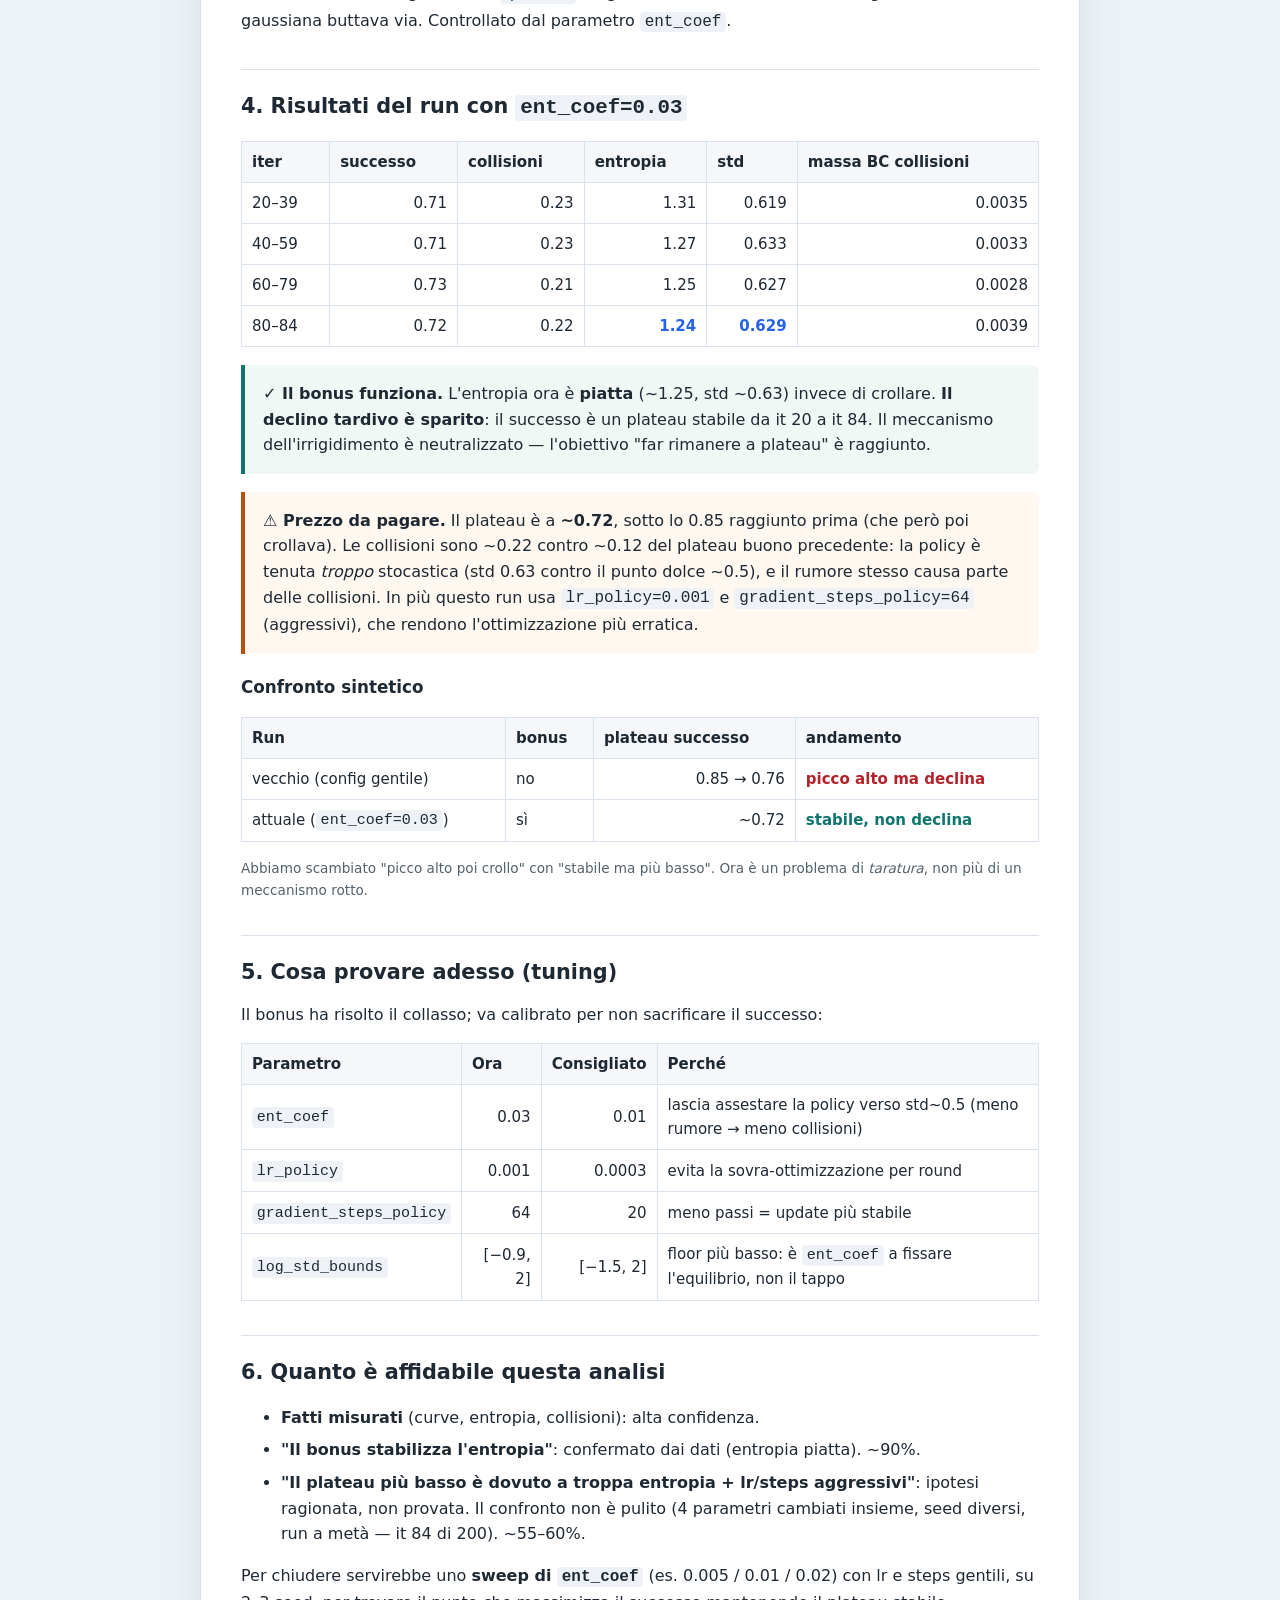
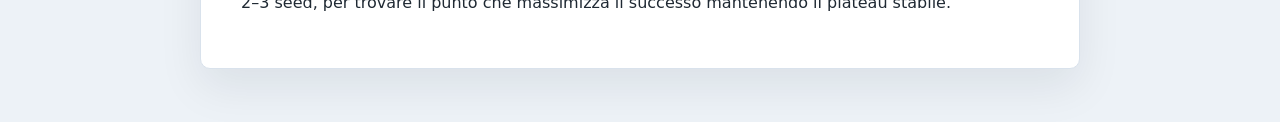
<file: reports/report_bonus_entropia.html>
<!doctype html>
<html lang="it">
<head>
  <meta charset="utf-8">
  <meta name="viewport" content="width=device-width, initial-scale=1">
  <title>Bonus di entropia: diagnosi e risultati</title>
  <style>
    :root{
      --ink:#1f2933;--muted:#52616b;--line:#d9e2ec;--paper:#fff;--soft:#f5f7fa;
      --good:#0f766e;--bad:#b4232c;--warn:#b45309;--blue:#2563eb;
    }
    *{box-sizing:border-box}
    body{margin:0;font-family:Inter,ui-sans-serif,system-ui,-apple-system,"Segoe UI",sans-serif;
      color:var(--ink);background:#edf2f7;line-height:1.6}
    main{max-width:920px;margin:0 auto;padding:44px 20px 72px}
    article{background:var(--paper);border:1px solid var(--line);border-radius:10px;
      padding:40px;box-shadow:0 18px 45px rgba(15,23,42,.08)}
    h1{font-size:2rem;margin:0 0 6px}
    h2{font-size:1.3rem;margin:34px 0 0;padding-top:20px;border-top:1px solid var(--line)}
    h3{font-size:1.05rem;margin:20px 0 4px}
    .sub{color:var(--muted);font-size:1.05rem;margin:6px 0 22px}
    p{margin:12px 0}
    .tldr{border-left:4px solid var(--blue);background:var(--soft);padding:16px 18px;border-radius:0 8px 8px 0;margin:18px 0}
    .good{border-left:4px solid var(--good);background:#f0f7f5;padding:16px 18px;border-radius:0 8px 8px 0;margin:18px 0}
    .warn{border-left:4px solid var(--warn);background:#fff8f0;padding:16px 18px;border-radius:0 8px 8px 0;margin:18px 0}
    .analogy{border-left:4px solid var(--warn);background:#fff8f0;padding:16px 18px;border-radius:0 8px 8px 0;margin:18px 0}
    table{width:100%;border-collapse:collapse;margin:16px 0;font-size:.94rem}
    th,td{border:1px solid var(--line);padding:8px 10px;text-align:left}
    th{background:var(--soft)}
    td.n{font-variant-numeric:tabular-nums;text-align:right}
    .up{color:var(--bad);font-weight:600}
    .down{color:var(--good);font-weight:600}
    .flat{color:var(--blue);font-weight:600}
    code{font-family:ui-monospace,Menlo,Consolas,monospace;background:#eef2f7;padding:.08rem .3rem;border-radius:4px}
    .legend{font-size:.85rem;color:var(--muted)}
    ol li,ul li{margin:7px 0}
    .cycle{display:flex;flex-wrap:wrap;gap:8px;align-items:stretch;margin:18px 0;justify-content:center}
    .node{flex:1 1 150px;min-width:140px;background:var(--soft);border:1px solid var(--line);
      border-radius:10px;padding:12px;text-align:center;font-size:.86rem}
    .node b{display:block;margin-bottom:3px;color:var(--bad)}
    .arrow{align-self:center;font-size:1.3rem;color:var(--muted)}
    .badge{display:inline-block;font-size:.75rem;font-weight:700;padding:2px 8px;border-radius:20px;color:#fff}
    .b-ok{background:var(--good)} .b-no{background:var(--bad)} .b-mid{background:var(--warn)}
  </style>
</head>
<body>
<main>
<article>
  <h1>Il crollo dei successi e il bonus di entropia</h1>
  <p class="sub">Diagnosi del problema, il rimedio implementato, e i risultati del run <code>demo2_weighted_bc</code> con <code>ent_coef=0.03</code>.</p>

  <div class="tldr">
    <strong>In una frase.</strong> Il tasso di successo crollava perché la policy si
    <em>irrigidiva</em> (diventava troppo deterministica) e perdeva la capacità di correggere.
    Il <strong>bonus di entropia</strong> le impone di restare stocastica: nel nuovo run il crollo
    <strong>è sparito</strong> — il successo resta a plateau stabile. Prezzo: il plateau è per ora
    più basso (~0.72 invece di 0.85), segno che il bonus va tarato meglio.
  </div>

  <h2>1. Il problema di partenza</h2>
  <p>
    Nell'algoritmo di weighted behavior cloning il successo saliva fino a ~0.84, poi <strong>crollava
    a ~0.61</strong> con le collisioni in aumento. La cosa contro-intuitiva: mentre <em>guidava</em>
    peggio, la policy <em>imitava</em> l'esperto sempre meglio (errore sull'azione in calo).
  </p>

  <h2>2. La diagnosi: due meccanismi</h2>

  <h3>a. Copiare ≠ saper guidare <span class="badge b-mid">covariate shift</span></h3>
  <div class="analogy">
    <strong>Il funambolo.</strong> Copiare la <em>posa media</em> di un funambolo perfetto non ti evita
    di cadere: camminare sulla fune è <strong>correggere i micro-errori prima che si accumulino</strong>.
    Copiare la media perde proprio quelle correzioni → piccoli errori si sommano fino alla collisione.
  </div>

  <h3>b. Spirale di auto-clonazione <span class="badge b-no">specifico dell'algoritmo</span></h3>
  <p>
    L'algoritmo studia anche i <strong>propri rollout</strong>, pesati dal reward. Appena arrivano
    collisioni e il reward smette di distinguerle, comincia a clonarle → più collisioni → si ripete.
  </p>
  <div class="cycle">
    <div class="node"><b>più collisioni</b>nei rollout</div><div class="arrow">→</div>
    <div class="node"><b>reward le separa peggio</b></div><div class="arrow">→</div>
    <div class="node"><b>la BC le clona</b></div><div class="arrow">→</div>
    <div class="node"><b>ancora più collisioni</b></div>
  </div>

  <h3>c. Irrigidimento della policy <span class="badge b-no">la causa del declino tardivo</span></h3>
  <p>
    La weighted BC è pura "copia il più probabile": a forza di copiare, la policy stringe la propria
    incertezza (<code>std → 0</code>) fino a diventare quasi deterministica. Una policy deterministica
    è <strong>fragile</strong>: in uno stato un po' nuovo non ha margine per correggere → sbanda.
  </p>

  <div class="warn">
    <strong>Prova nei dati (run precedente).</strong> L'entropia della policy scendeva in modo monotono
    (0.99 → −0.11) e il successo <strong>cedeva esattamente quando l'entropia andava negativa</strong>.
    Intanto la massa di clonazione sulle collisioni era già ~0.001 (spirale <em>b</em> già spenta dalla
    quota esperta alta). Restava quindi <em>c</em> — l'irrigidimento — come causa del declino.
  </div>

  <h2>3. Il rimedio: bonus di entropia</h2>
  <p>
    Abbiamo aggiunto alla loss un premio per "restare incerta". Si crea un <strong>tiro alla fune</strong>:
  </p>
  <ul>
    <li>il termine di <em>copia</em> tira verso l'azione precisa dell'esperto;</li>
    <li>il termine di <em>entropia</em> tira verso il mantenere un po' di variabilità.</li>
  </ul>
  <p>
    Il risultato voluto: una policy che imita bene <strong>ma resta stocastica</strong>, conservando
    il margine di manovra per recuperare dagli stati imprevisti invece di irrigidirsi e schiantarsi.
    Reintroduce la stocasticità che il target teorico <code>q_t·e^R</code> ha già, ma che la
    massima verosimiglianza su una gaussiana buttava via. Controllato dal parametro <code>ent_coef</code>.
  </p>

  <h2>4. Risultati del run con <code>ent_coef=0.03</code></h2>
  <table>
    <thead>
      <tr><th>iter</th><th class="n">successo</th><th class="n">collisioni</th><th class="n">entropia</th><th class="n">std</th><th class="n">massa BC collisioni</th></tr>
    </thead>
    <tbody>
      <tr><td>20–39</td><td class="n">0.71</td><td class="n">0.23</td><td class="n">1.31</td><td class="n">0.619</td><td class="n">0.0035</td></tr>
      <tr><td>40–59</td><td class="n">0.71</td><td class="n">0.23</td><td class="n">1.27</td><td class="n">0.633</td><td class="n">0.0033</td></tr>
      <tr><td>60–79</td><td class="n">0.73</td><td class="n">0.21</td><td class="n">1.25</td><td class="n">0.627</td><td class="n">0.0028</td></tr>
      <tr><td>80–84</td><td class="n">0.72</td><td class="n">0.22</td><td class="n flat">1.24</td><td class="n flat">0.629</td><td class="n">0.0039</td></tr>
    </tbody>
  </table>

  <div class="good">
    <strong>✓ Il bonus funziona.</strong> L'entropia ora è <strong>piatta</strong> (~1.25, std ~0.63)
    invece di crollare. <strong>Il declino tardivo è sparito</strong>: il successo è un plateau stabile
    da it 20 a it 84. Il meccanismo dell'irrigidimento è neutralizzato — l'obiettivo "far rimanere a
    plateau" è raggiunto.
  </div>

  <div class="warn">
    <strong>⚠ Prezzo da pagare.</strong> Il plateau è a <strong>~0.72</strong>, sotto lo 0.85 raggiunto
    prima (che però poi crollava). Le collisioni sono ~0.22 contro ~0.12 del plateau buono precedente:
    la policy è tenuta <em>troppo</em> stocastica (std 0.63 contro il punto dolce ~0.5), e il rumore
    stesso causa parte delle collisioni. In più questo run usa <code>lr_policy=0.001</code> e
    <code>gradient_steps_policy=64</code> (aggressivi), che rendono l'ottimizzazione più erratica.
  </div>

  <h3>Confronto sintetico</h3>
  <table>
    <thead><tr><th>Run</th><th>bonus</th><th class="n">plateau successo</th><th>andamento</th></tr></thead>
    <tbody>
      <tr><td>vecchio (config gentile)</td><td>no</td><td class="n">0.85 → 0.76</td><td class="up">picco alto ma <strong>declina</strong></td></tr>
      <tr><td>attuale (<code>ent_coef=0.03</code>)</td><td>sì</td><td class="n">~0.72</td><td class="down"><strong>stabile</strong>, non declina</td></tr>
    </tbody>
  </table>
  <p class="legend">
    Abbiamo scambiato "picco alto poi crollo" con "stabile ma più basso". Ora è un problema di
    <em>taratura</em>, non più di un meccanismo rotto.
  </p>

  <h2>5. Cosa provare adesso (tuning)</h2>
  <p>Il bonus ha risolto il collasso; va calibrato per non sacrificare il successo:</p>
  <table>
    <thead><tr><th>Parametro</th><th>Ora</th><th>Consigliato</th><th>Perché</th></tr></thead>
    <tbody>
      <tr><td><code>ent_coef</code></td><td class="n">0.03</td><td class="n">0.01</td><td>lascia assestare la policy verso std~0.5 (meno rumore → meno collisioni)</td></tr>
      <tr><td><code>lr_policy</code></td><td class="n">0.001</td><td class="n">0.0003</td><td>evita la sovra-ottimizzazione per round</td></tr>
      <tr><td><code>gradient_steps_policy</code></td><td class="n">64</td><td class="n">20</td><td>meno passi = update più stabile</td></tr>
      <tr><td><code>log_std_bounds</code></td><td class="n">[−0.9, 2]</td><td class="n">[−1.5, 2]</td><td>floor più basso: è <code>ent_coef</code> a fissare l'equilibrio, non il tappo</td></tr>
    </tbody>
  </table>

  <h2>6. Quanto è affidabile questa analisi</h2>
  <ul>
    <li><strong>Fatti misurati</strong> (curve, entropia, collisioni): alta confidenza.</li>
    <li><strong>"Il bonus stabilizza l'entropia"</strong>: confermato dai dati (entropia piatta). ~90%.</li>
    <li><strong>"Il plateau più basso è dovuto a troppa entropia + lr/steps aggressivi"</strong>:
      ipotesi ragionata, non provata. Il confronto non è pulito (4 parametri cambiati insieme,
      seed diversi, run a metà — it 84 di 200). ~55–60%.</li>
  </ul>
  <p>
    Per chiudere servirebbe uno <strong>sweep di <code>ent_coef</code></strong> (es. 0.005 / 0.01 / 0.02)
    con lr e steps gentili, su 2–3 seed, per trovare il punto che massimizza il successo mantenendo il
    plateau stabile.
  </p>
</article>
</main>
</body>
</html>
</file>
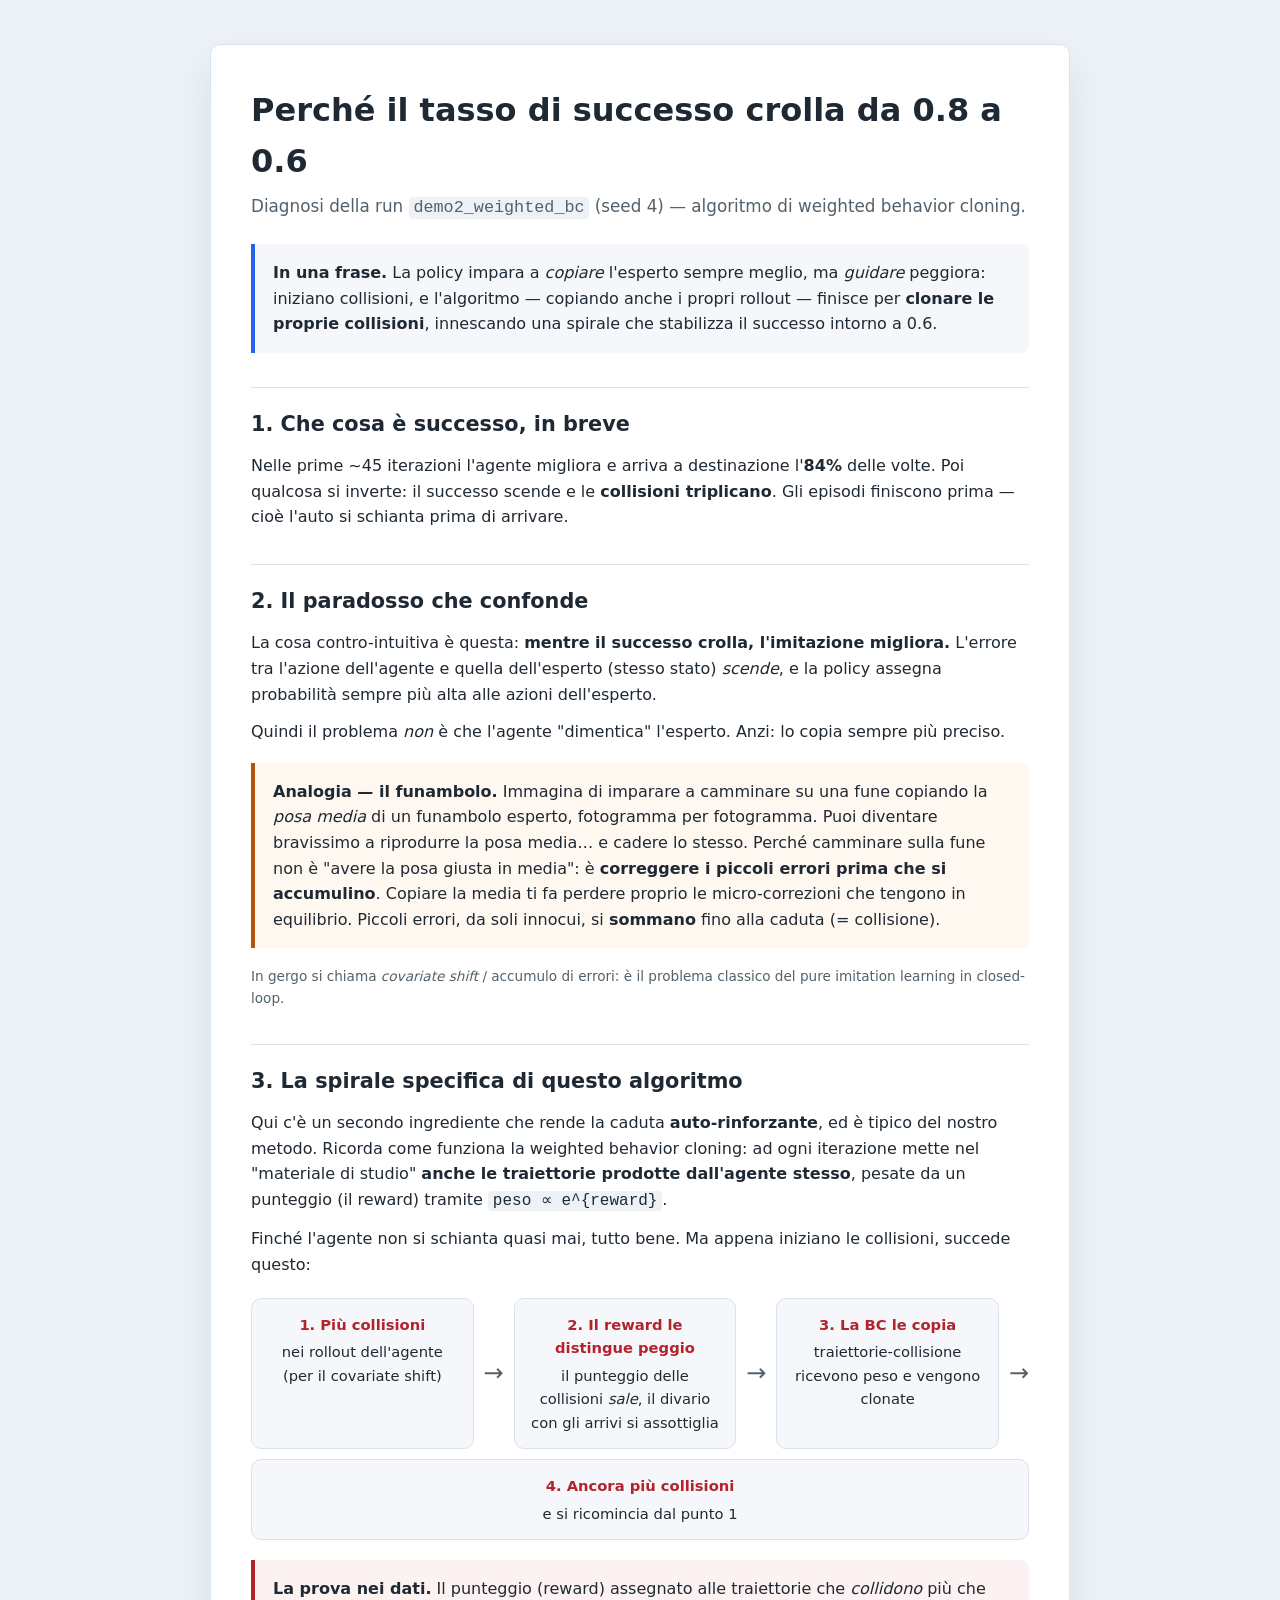
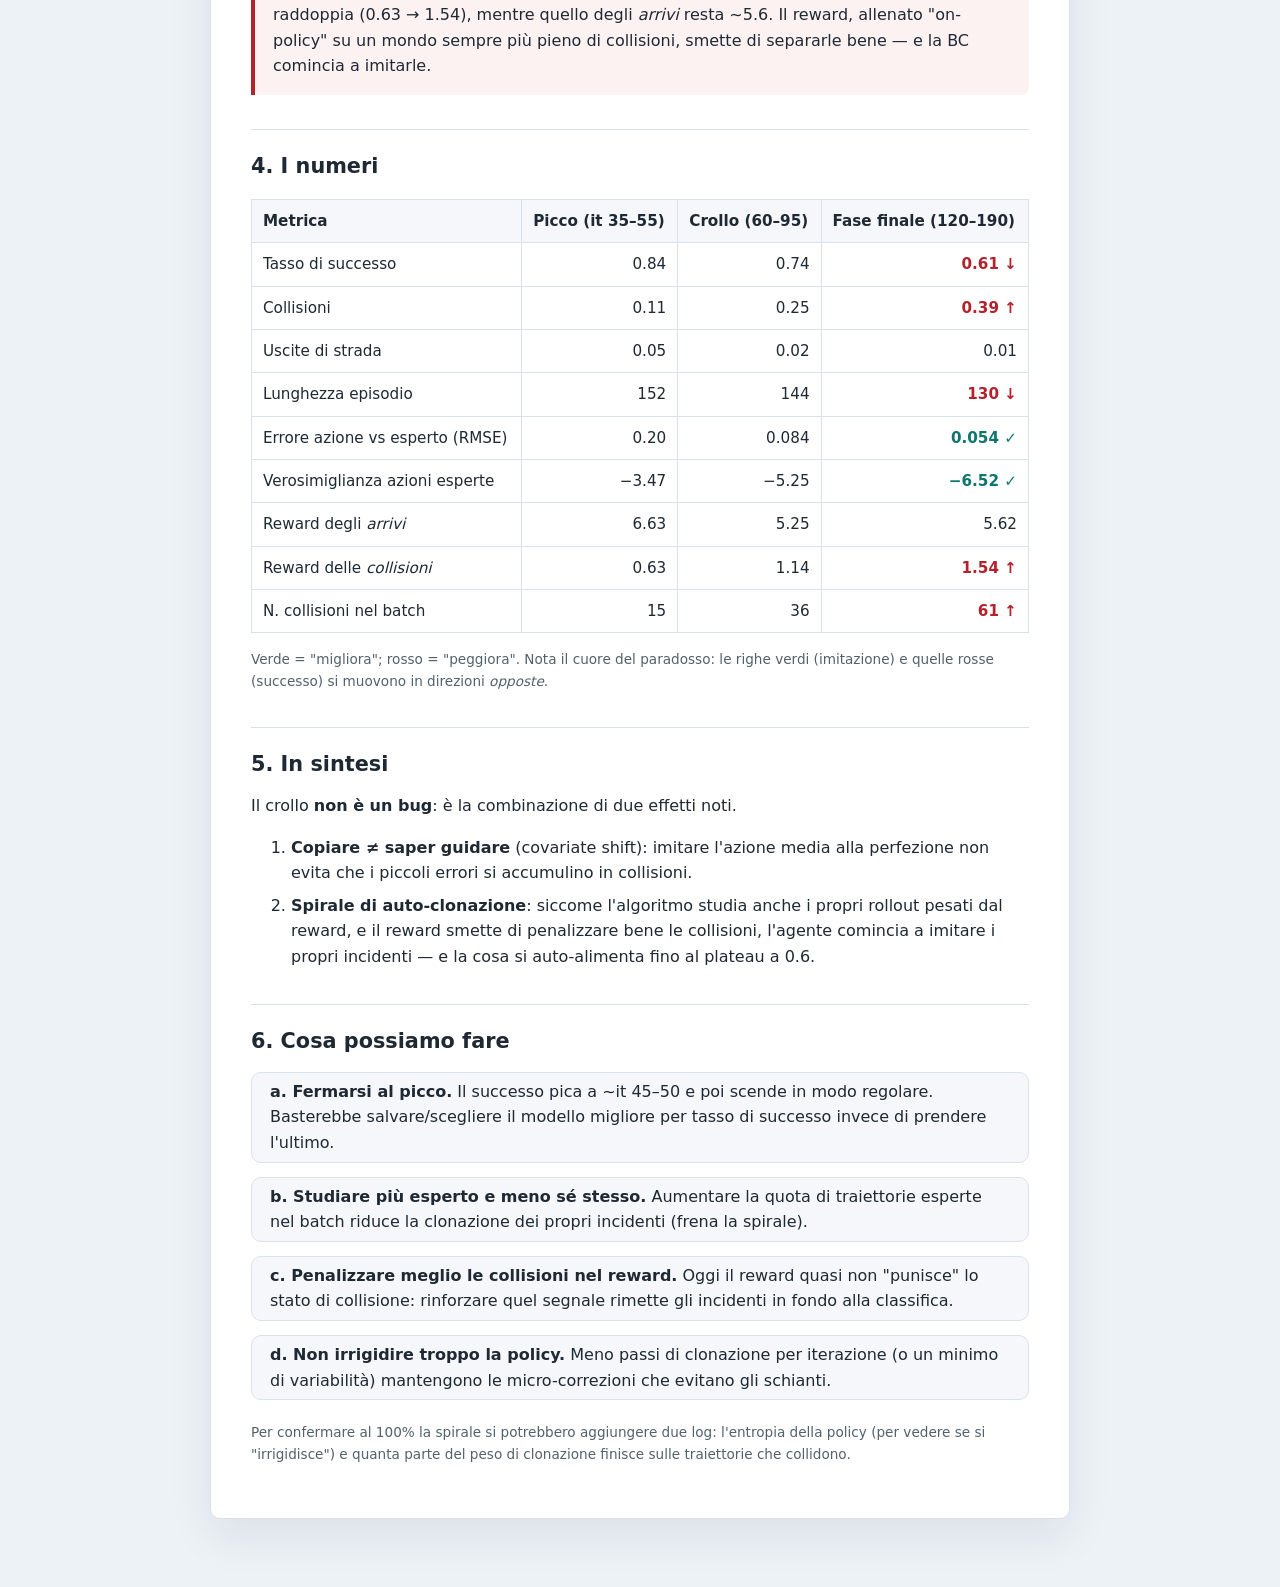
<file: reports/report_crollo_successi.html>
<!doctype html>
<html lang="it">
<head>
  <meta charset="utf-8">
  <meta name="viewport" content="width=device-width, initial-scale=1">
  <title>Perché i successi crollano da 0.8 a 0.6</title>
  <style>
    :root{
      --ink:#1f2933; --muted:#52616b; --line:#d9e2ec; --paper:#fff; --soft:#f5f7fa;
      --good:#0f766e; --bad:#b4232c; --warn:#b45309; --blue:#2563eb;
    }
    *{box-sizing:border-box}
    body{margin:0;font-family:Inter,ui-sans-serif,system-ui,-apple-system,"Segoe UI",sans-serif;
      color:var(--ink);background:#edf2f7;line-height:1.6}
    main{max-width:900px;margin:0 auto;padding:44px 20px 72px}
    article{background:var(--paper);border:1px solid var(--line);border-radius:10px;
      padding:40px;box-shadow:0 18px 45px rgba(15,23,42,.08)}
    h1{font-size:2rem;margin:0 0 6px}
    h2{font-size:1.3rem;margin:34px 0 0;padding-top:20px;border-top:1px solid var(--line)}
    h3{font-size:1.05rem;margin:22px 0 6px}
    .sub{color:var(--muted);font-size:1.05rem;margin:6px 0 22px}
    p{margin:12px 0}
    .tldr{border-left:4px solid var(--blue);background:var(--soft);padding:16px 18px;border-radius:0 8px 8px 0;margin:18px 0}
    .analogy{border-left:4px solid var(--warn);background:#fff8f0;padding:16px 18px;border-radius:0 8px 8px 0;margin:18px 0}
    .key{border-left:4px solid var(--bad);background:#fdf2f2;padding:16px 18px;border-radius:0 8px 8px 0;margin:18px 0}
    table{width:100%;border-collapse:collapse;margin:16px 0;font-size:.95rem}
    th,td{border:1px solid var(--line);padding:9px 11px;text-align:left}
    th{background:var(--soft)}
    td.n{font-variant-numeric:tabular-nums;text-align:right}
    .up{color:var(--bad);font-weight:600}
    .down{color:var(--good);font-weight:600}
    .cycle{display:flex;flex-wrap:wrap;gap:10px;align-items:stretch;margin:20px 0;justify-content:center}
    .node{flex:1 1 180px;min-width:160px;background:var(--soft);border:1px solid var(--line);
      border-radius:10px;padding:14px;text-align:center;font-size:.92rem}
    .node b{display:block;margin-bottom:4px;color:var(--bad)}
    .arrow{align-self:center;font-size:1.5rem;color:var(--muted)}
    code{font-family:ui-monospace,Menlo,Consolas,monospace;background:#eef2f7;padding:.08rem .3rem;border-radius:4px}
    .legend{font-size:.85rem;color:var(--muted)}
    ol li,ul li{margin:7px 0}
    .fix{background:var(--soft);border:1px solid var(--line);border-radius:10px;padding:6px 18px;margin:14px 0}
  </style>
</head>
<body>
<main>
<article>
  <h1>Perché il tasso di successo crolla da 0.8 a 0.6</h1>
  <p class="sub">Diagnosi della run <code>demo2_weighted_bc</code> (seed 4) — algoritmo di weighted behavior cloning.</p>

  <div class="tldr">
    <strong>In una frase.</strong> La policy impara a <em>copiare</em> l'esperto sempre meglio,
    ma <em>guidare</em> peggiora: iniziano collisioni, e l'algoritmo — copiando anche i propri
    rollout — finisce per <strong>clonare le proprie collisioni</strong>, innescando una spirale
    che stabilizza il successo intorno a 0.6.
  </div>

  <h2>1. Che cosa è successo, in breve</h2>
  <p>
    Nelle prime ~45 iterazioni l'agente migliora e arriva a destinazione l'<strong>84%</strong> delle volte.
    Poi qualcosa si inverte: il successo scende e le <strong>collisioni triplicano</strong>.
    Gli episodi finiscono prima — cioè l'auto si schianta prima di arrivare.
  </p>

  <h2>2. Il paradosso che confonde</h2>
  <p>
    La cosa contro-intuitiva è questa: <strong>mentre il successo crolla, l'imitazione migliora.</strong>
    L'errore tra l'azione dell'agente e quella dell'esperto (stesso stato) <em>scende</em>,
    e la policy assegna probabilità sempre più alta alle azioni dell'esperto.
  </p>
  <p>Quindi il problema <em>non</em> è che l'agente "dimentica" l'esperto. Anzi: lo copia sempre più preciso.</p>

  <div class="analogy">
    <strong>Analogia — il funambolo.</strong>
    Immagina di imparare a camminare su una fune copiando la <em>posa media</em> di un funambolo esperto,
    fotogramma per fotogramma. Puoi diventare bravissimo a riprodurre la posa media…
    e cadere lo stesso. Perché camminare sulla fune non è "avere la posa giusta in media":
    è <strong>correggere i piccoli errori prima che si accumulino</strong>.
    Copiare la media ti fa perdere proprio le micro-correzioni che tengono in equilibrio.
    Piccoli errori, da soli innocui, si <strong>sommano</strong> fino alla caduta (= collisione).
  </div>
  <p class="legend">
    In gergo si chiama <em>covariate shift</em> / accumulo di errori: è il problema classico
    del pure imitation learning in closed-loop.
  </p>

  <h2>3. La spirale specifica di questo algoritmo</h2>
  <p>
    Qui c'è un secondo ingrediente che rende la caduta <strong>auto-rinforzante</strong>, ed è tipico
    del nostro metodo. Ricorda come funziona la weighted behavior cloning: ad ogni iterazione
    mette nel "materiale di studio" <strong>anche le traiettorie prodotte dall'agente stesso</strong>,
    pesate da un punteggio (il reward) tramite <code>peso ∝ e^{reward}</code>.
  </p>
  <p>
    Finché l'agente non si schianta quasi mai, tutto bene. Ma appena iniziano le collisioni,
    succede questo:
  </p>

  <div class="cycle">
    <div class="node"><b>1. Più collisioni</b>nei rollout dell'agente (per il covariate shift)</div>
    <div class="arrow">→</div>
    <div class="node"><b>2. Il reward le distingue peggio</b>il punteggio delle collisioni <em>sale</em>, il divario con gli arrivi si assottiglia</div>
    <div class="arrow">→</div>
    <div class="node"><b>3. La BC le copia</b>traiettorie-collisione ricevono peso e vengono clonate</div>
    <div class="arrow">→</div>
    <div class="node"><b>4. Ancora più collisioni</b>e si ricomincia dal punto 1</div>
  </div>

  <div class="key">
    <strong>La prova nei dati.</strong> Il punteggio (reward) assegnato alle traiettorie che
    <em>collidono</em> più che raddoppia (0.63 → 1.54), mentre quello degli <em>arrivi</em> resta ~5.6.
    Il reward, allenato "on-policy" su un mondo sempre più pieno di collisioni, smette di
    separarle bene — e la BC comincia a imitarle.
  </div>

  <h2>4. I numeri</h2>
  <table>
    <thead>
      <tr><th>Metrica</th><th class="n">Picco (it 35–55)</th><th class="n">Crollo (60–95)</th><th class="n">Fase finale (120–190)</th></tr>
    </thead>
    <tbody>
      <tr><td>Tasso di successo</td><td class="n">0.84</td><td class="n">0.74</td><td class="n up">0.61 ↓</td></tr>
      <tr><td>Collisioni</td><td class="n">0.11</td><td class="n">0.25</td><td class="n up">0.39 ↑</td></tr>
      <tr><td>Uscite di strada</td><td class="n">0.05</td><td class="n">0.02</td><td class="n">0.01</td></tr>
      <tr><td>Lunghezza episodio</td><td class="n">152</td><td class="n">144</td><td class="n up">130 ↓</td></tr>
      <tr><td>Errore azione vs esperto (RMSE)</td><td class="n">0.20</td><td class="n">0.084</td><td class="n down">0.054 ✓</td></tr>
      <tr><td>Verosimiglianza azioni esperte</td><td class="n">−3.47</td><td class="n">−5.25</td><td class="n down">−6.52 ✓</td></tr>
      <tr><td>Reward degli <em>arrivi</em></td><td class="n">6.63</td><td class="n">5.25</td><td class="n">5.62</td></tr>
      <tr><td>Reward delle <em>collisioni</em></td><td class="n">0.63</td><td class="n">1.14</td><td class="n up">1.54 ↑</td></tr>
      <tr><td>N. collisioni nel batch</td><td class="n">15</td><td class="n">36</td><td class="n up">61 ↑</td></tr>
    </tbody>
  </table>
  <p class="legend">
    Verde = "migliora"; rosso = "peggiora". Nota il cuore del paradosso: le righe verdi (imitazione)
    e quelle rosse (successo) si muovono in direzioni <em>opposte</em>.
  </p>

  <h2>5. In sintesi</h2>
  <p>
    Il crollo <strong>non è un bug</strong>: è la combinazione di due effetti noti.
  </p>
  <ol>
    <li><strong>Copiare ≠ saper guidare</strong> (covariate shift): imitare l'azione media alla perfezione
      non evita che i piccoli errori si accumulino in collisioni.</li>
    <li><strong>Spirale di auto-clonazione</strong>: siccome l'algoritmo studia anche i propri rollout pesati
      dal reward, e il reward smette di penalizzare bene le collisioni, l'agente comincia a
      imitare i propri incidenti — e la cosa si auto-alimenta fino al plateau a 0.6.</li>
  </ol>

  <h2>6. Cosa possiamo fare</h2>
  <div class="fix"><strong>a. Fermarsi al picco.</strong> Il successo pica a ~it 45–50 e poi scende in modo regolare.
    Basterebbe salvare/scegliere il modello migliore per tasso di successo invece di prendere l'ultimo.</div>
  <div class="fix"><strong>b. Studiare più esperto e meno sé stesso.</strong> Aumentare la quota di traiettorie
    esperte nel batch riduce la clonazione dei propri incidenti (frena la spirale).</div>
  <div class="fix"><strong>c. Penalizzare meglio le collisioni nel reward.</strong> Oggi il reward quasi non
    "punisce" lo stato di collisione: rinforzare quel segnale rimette gli incidenti in fondo alla classifica.</div>
  <div class="fix"><strong>d. Non irrigidire troppo la policy.</strong> Meno passi di clonazione per iterazione
    (o un minimo di variabilità) mantengono le micro-correzioni che evitano gli schianti.</div>

  <p class="legend" style="margin-top:22px">
    Per confermare al 100% la spirale si potrebbero aggiungere due log: l'entropia della policy
    (per vedere se si "irrigidisce") e quanta parte del peso di clonazione finisce sulle traiettorie
    che collidono.
  </p>
</article>
</main>
</body>
</html>
</file>
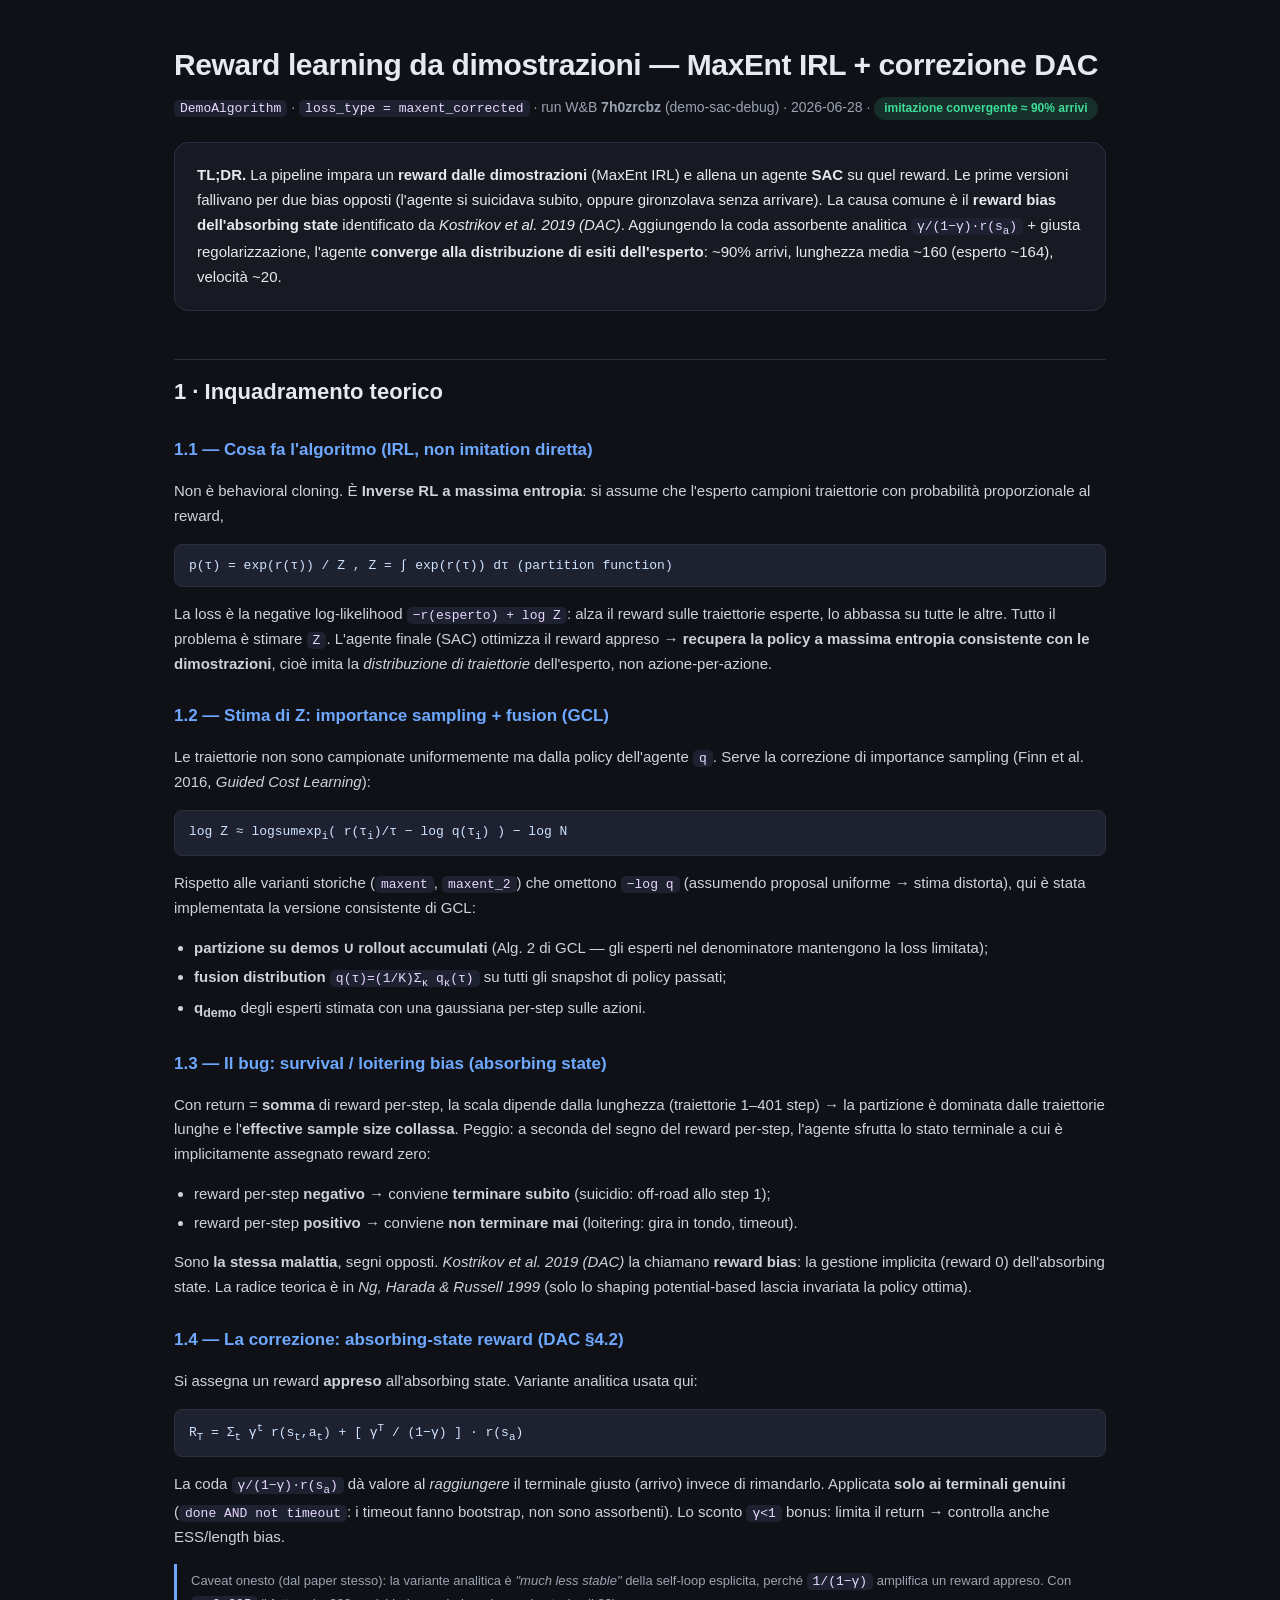
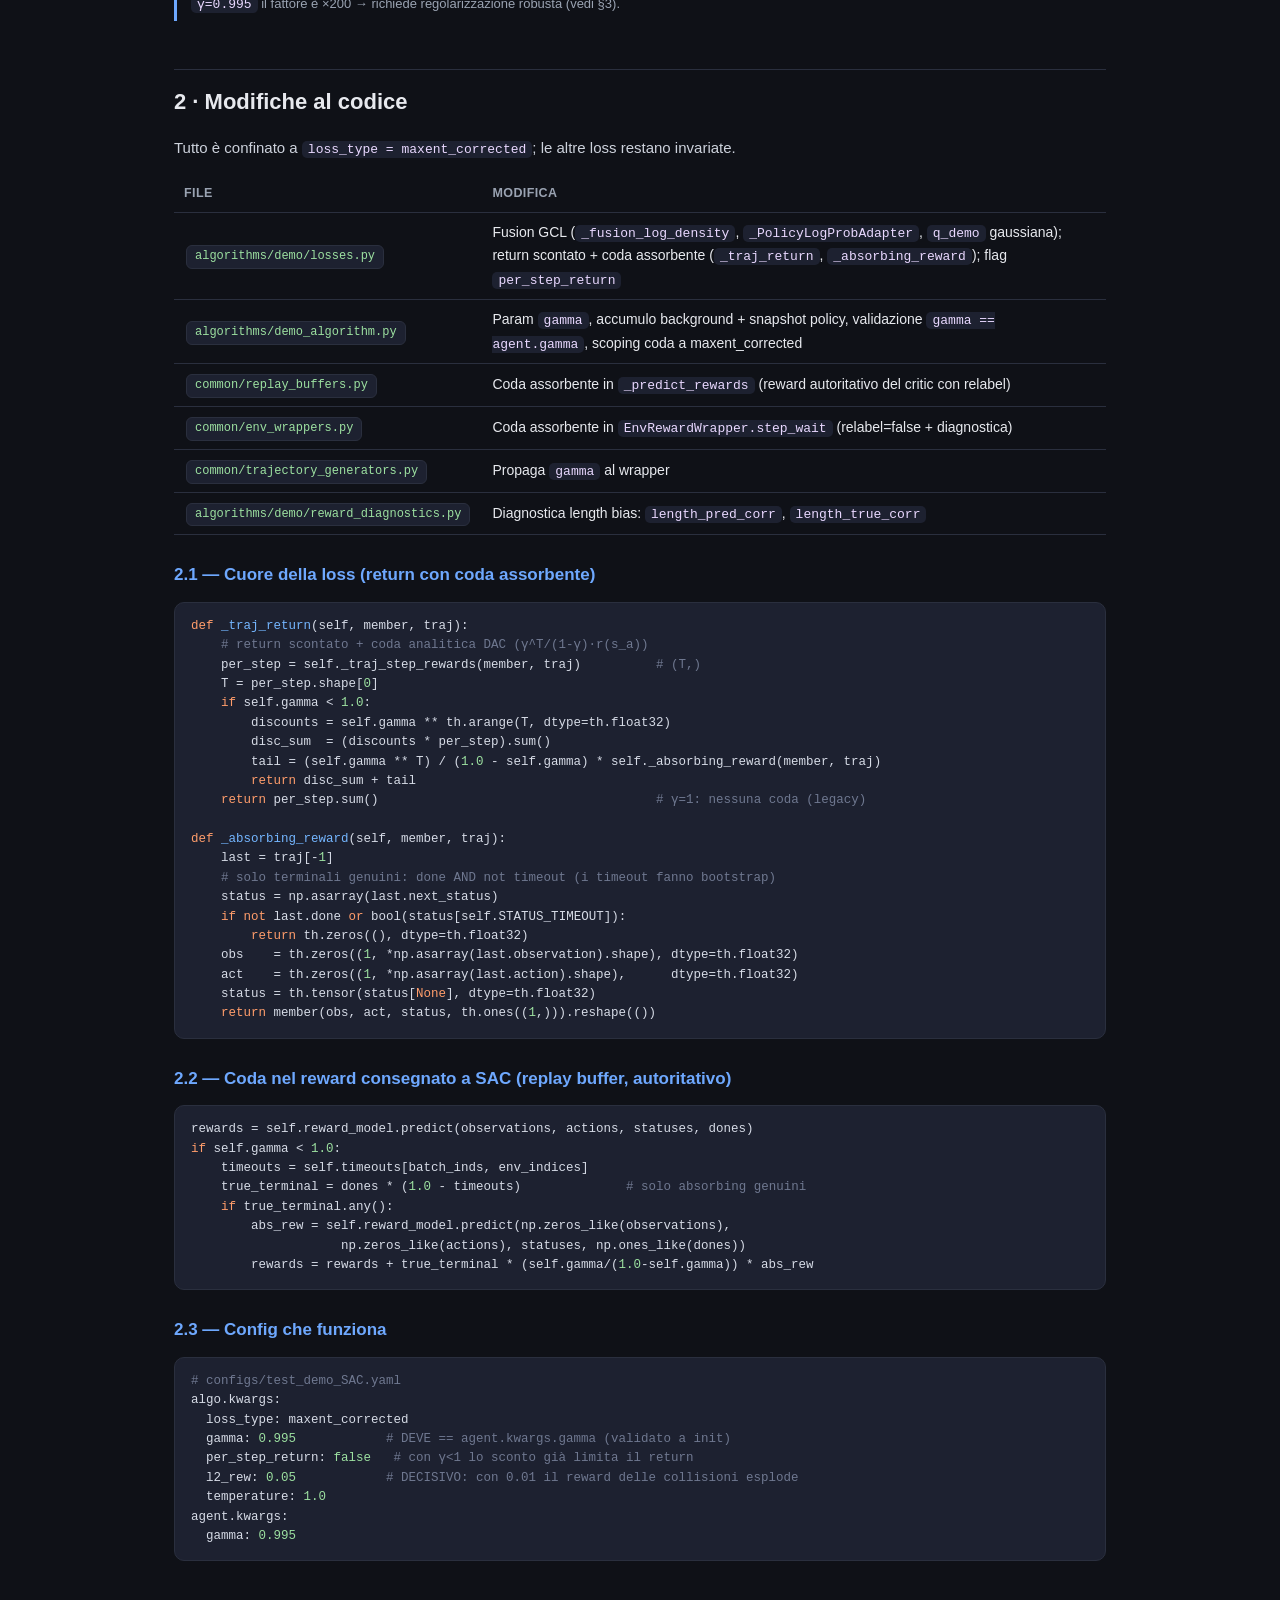
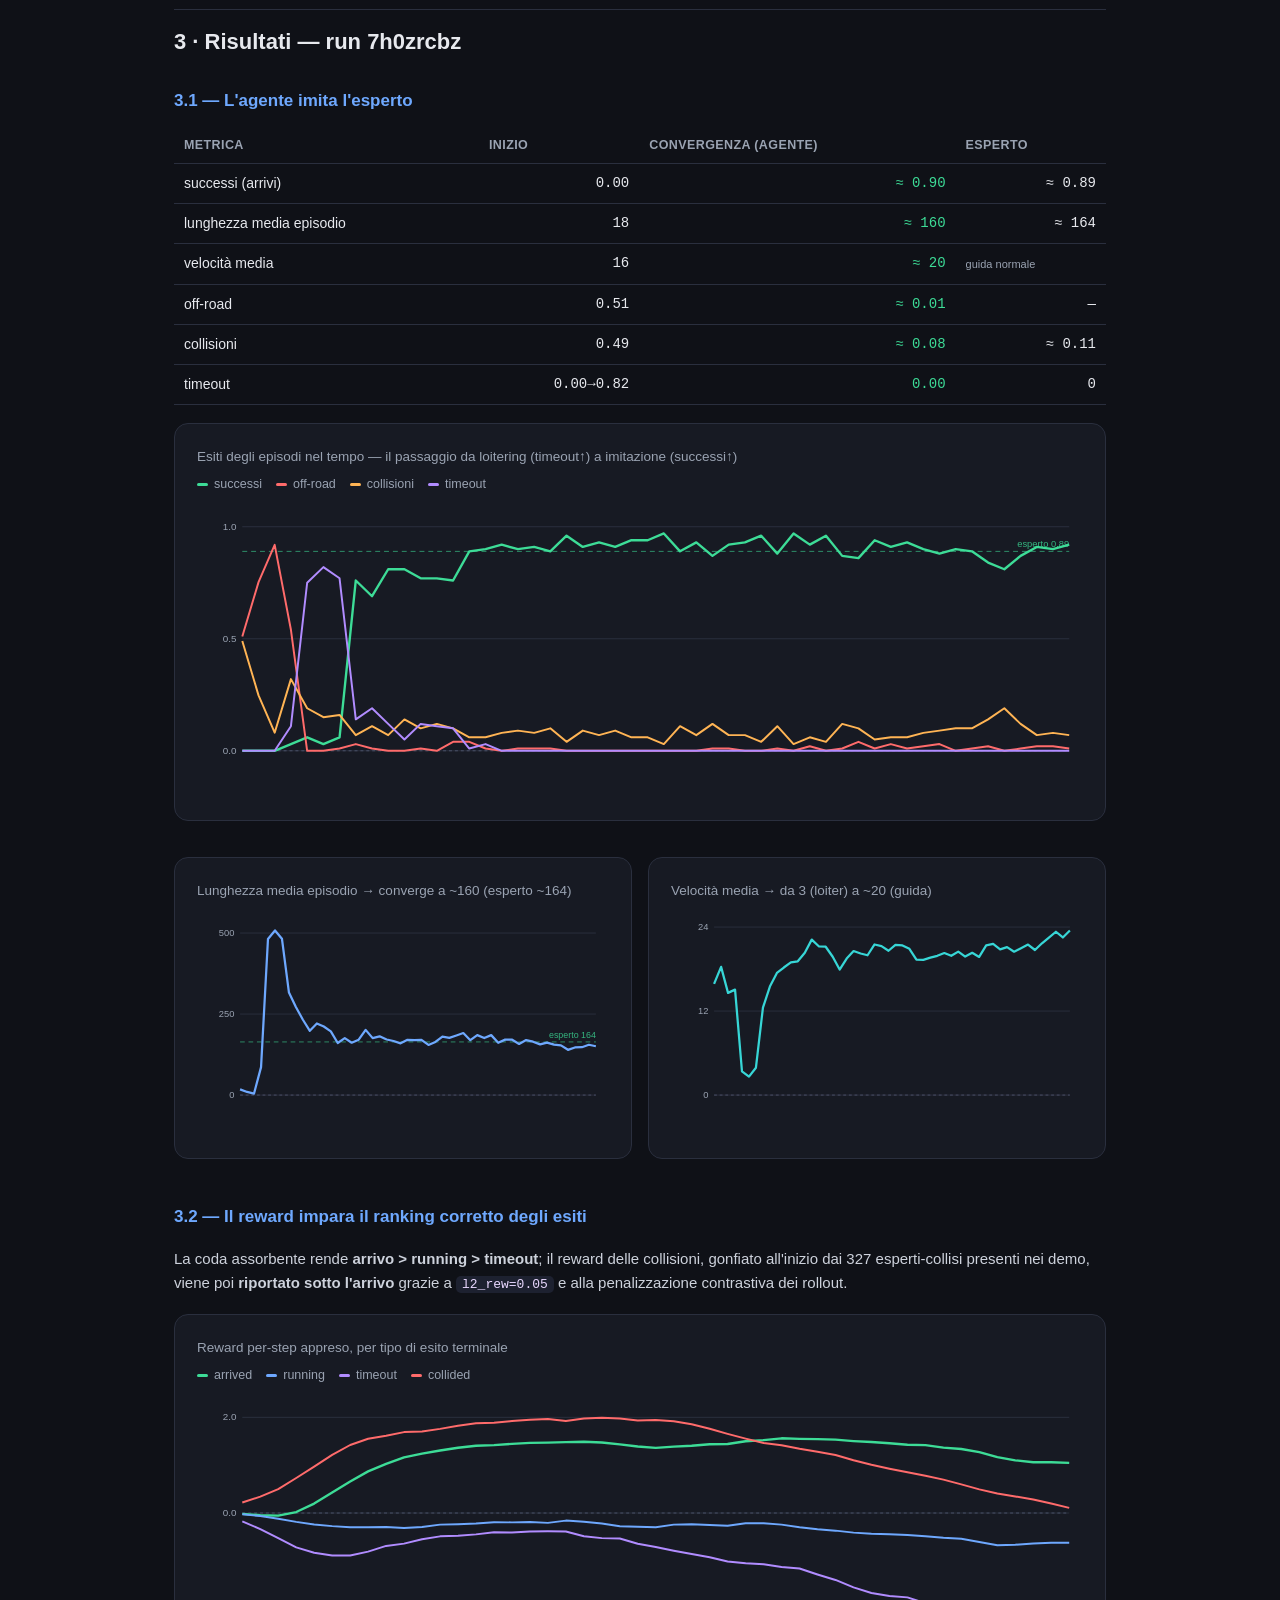
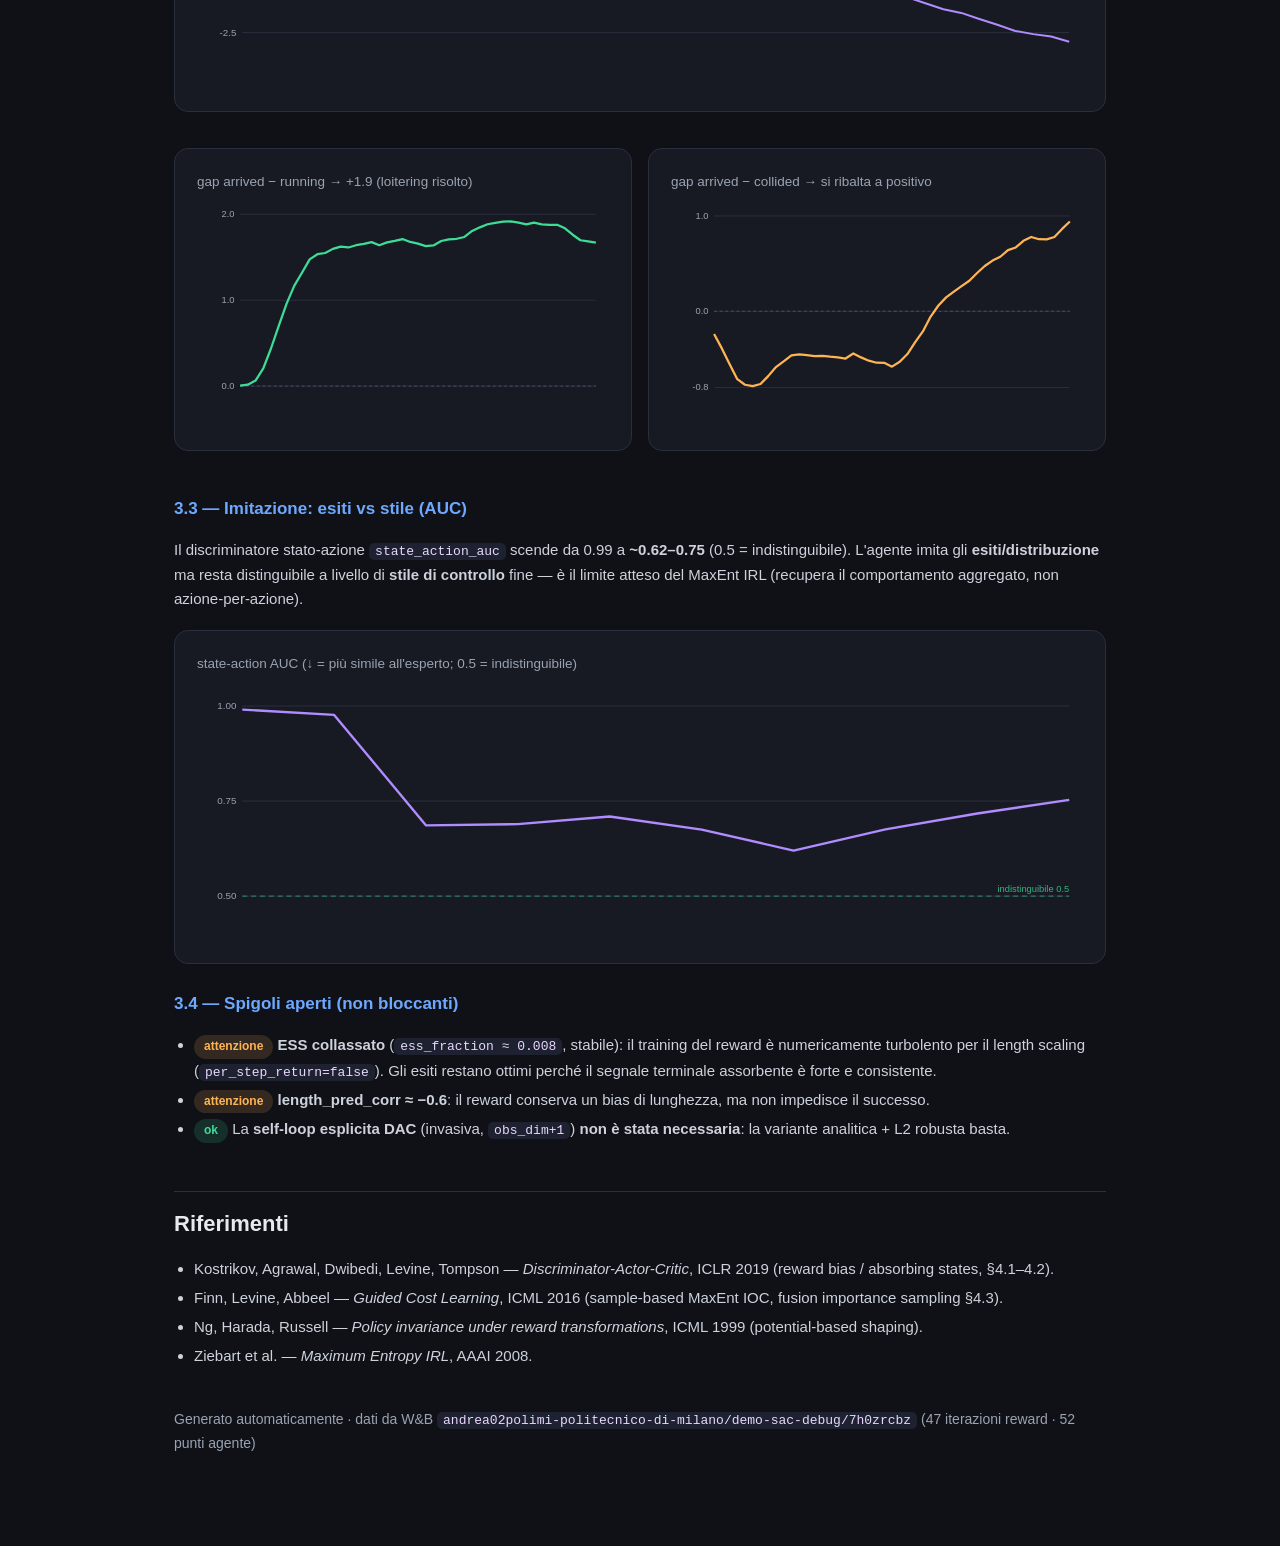
<file: reports/REPORT_maxent_corrected_DAC.html>
<!DOCTYPE html>
<html lang="it">
<head>
<meta charset="utf-8">
<meta name="viewport" content="width=device-width, initial-scale=1">
<title>MaxEnt IRL + DAC absorbing-state — Report (run 7h0zrcbz)</title>
<style>
  :root{
    --bg:#0f1117; --panel:#171a23; --panel2:#1d2130; --ink:#e7e9ee; --muted:#9aa3b2;
    --line:#2a2f3e; --accent:#6ea8fe; --green:#3ddc97; --red:#ff6b6b; --amber:#ffb454;
    --violet:#b18cff; --teal:#37d6d6;
  }
  *{box-sizing:border-box}
  body{margin:0;background:var(--bg);color:var(--ink);
    font:15px/1.65 -apple-system,BlinkMacSystemFont,"Segoe UI",Roboto,Helvetica,Arial,sans-serif;}
  .wrap{max-width:980px;margin:0 auto;padding:40px 24px 80px}
  h1{font-size:30px;margin:0 0 6px;letter-spacing:-.4px}
  h2{font-size:22px;margin:48px 0 10px;padding-top:14px;border-top:1px solid var(--line)}
  h3{font-size:17px;margin:26px 0 8px;color:var(--accent)}
  p{color:#cdd2dc}
  .sub{color:var(--muted);margin:0 0 22px;font-size:14px}
  code,pre{font-family:"SF Mono",Menlo,Consolas,monospace}
  code{background:var(--panel2);padding:1px 6px;border-radius:5px;font-size:13px;color:#e9d8ff}
  pre{background:var(--panel2);border:1px solid var(--line);border-radius:10px;padding:14px 16px;
    overflow:auto;font-size:12.5px;line-height:1.55;color:#d6dbe6}
  pre .c{color:#6f7890}
  pre .k{color:#ff9d6b} pre .s{color:#9ce0a0} pre .f{color:#74b6ff}
  .card{background:var(--panel);border:1px solid var(--line);border-radius:14px;padding:20px 22px;margin:18px 0}
  .grid2{display:grid;grid-template-columns:1fr 1fr;gap:16px}
  @media(max-width:760px){.grid2{grid-template-columns:1fr}}
  table{width:100%;border-collapse:collapse;margin:12px 0;font-size:14px}
  th,td{text-align:left;padding:8px 10px;border-bottom:1px solid var(--line)}
  th{color:var(--muted);font-weight:600;font-size:12.5px;text-transform:uppercase;letter-spacing:.4px}
  td.num{font-family:"SF Mono",monospace;text-align:right}
  .ok{color:var(--green)} .bad{color:var(--red)} .warn{color:var(--amber)}
  .pill{display:inline-block;padding:2px 10px;border-radius:999px;font-size:12px;font-weight:600}
  .pill.g{background:rgba(61,220,151,.15);color:var(--green)}
  .pill.r{background:rgba(255,107,107,.15);color:var(--red)}
  .pill.a{background:rgba(255,180,84,.15);color:var(--amber)}
  .legend{display:flex;flex-wrap:wrap;gap:14px;margin:6px 0 2px;font-size:12.5px;color:var(--muted)}
  .legend span{display:inline-flex;align-items:center;gap:6px}
  .dot{width:11px;height:3px;border-radius:2px;display:inline-block}
  .chart-title{font-size:13.5px;color:var(--muted);margin:2px 0 4px}
  .note{font-size:13px;color:var(--muted);border-left:3px solid var(--accent);padding:6px 0 6px 14px;margin:12px 0}
  .formula{background:var(--panel2);border:1px solid var(--line);border-radius:8px;padding:10px 14px;
    margin:10px 0;font-family:"SF Mono",monospace;font-size:13px;color:#cfe3ff;overflow:auto}
  .tag{font-size:11px;color:var(--muted)}
  .filechip{display:inline-block;background:var(--panel2);border:1px solid var(--line);border-radius:6px;
    padding:1px 8px;font-family:"SF Mono",monospace;font-size:12px;color:#9ce0a0;margin:0 2px}
  ul{padding-left:20px} li{margin:4px 0;color:#cdd2dc}
  .kbd{font-size:12px;color:var(--muted)}
</style>
</head>
<body>
<div class="wrap">

  <h1>Reward learning da dimostrazioni — MaxEnt IRL + correzione DAC</h1>
  <p class="sub">
    <code>DemoAlgorithm</code> · <code>loss_type = maxent_corrected</code> ·
    run W&B <b>7h0zrcbz</b> (demo-sac-debug) · 2026-06-28 ·
    <span class="pill g">imitazione convergente ≈ 90% arrivi</span>
  </p>

  <div class="card">
    <b>TL;DR.</b> La pipeline impara un <b>reward dalle dimostrazioni</b> (MaxEnt IRL) e allena
    un agente <b>SAC</b> su quel reward. Le prime versioni fallivano per due bias opposti
    (l'agente si suicidava subito, oppure gironzolava senza arrivare). La causa comune è il
    <b>reward bias dell'absorbing state</b> identificato da <i>Kostrikov et al. 2019 (DAC)</i>.
    Aggiungendo la coda assorbente analitica <code>γ/(1−γ)·r(s<sub>a</sub>)</code> + giusta
    regolarizzazione, l'agente <b>converge alla distribuzione di esiti dell'esperto</b>:
    ~90% arrivi, lunghezza media ~160 (esperto ~164), velocità ~20.
  </div>

  <!-- ===================== TEORIA ===================== -->
  <h2>1 · Inquadramento teorico</h2>

  <h3>1.1 — Cosa fa l'algoritmo (IRL, non imitation diretta)</h3>
  <p>
    Non è behavioral cloning. È <b>Inverse RL a massima entropia</b>: si assume che l'esperto
    campioni traiettorie con probabilità proporzionale al reward,
  </p>
  <div class="formula">p(τ) = exp(r(τ)) / Z ,   Z = ∫ exp(r(τ)) dτ   (partition function)</div>
  <p>
    La loss è la negative log-likelihood <code>−r(esperto) + log Z</code>: alza il reward sulle
    traiettorie esperte, lo abbassa su tutte le altre. Tutto il problema è stimare <code>Z</code>.
    L'agente finale (SAC) ottimizza il reward appreso → <b>recupera la policy a massima entropia
    consistente con le dimostrazioni</b>, cioè imita la <i>distribuzione di traiettorie</i>
    dell'esperto, non azione-per-azione.
  </p>

  <h3>1.2 — Stima di Z: importance sampling + fusion (GCL)</h3>
  <p>
    Le traiettorie non sono campionate uniformemente ma dalla policy dell'agente <code>q</code>.
    Serve la correzione di importance sampling (Finn et al. 2016, <i>Guided Cost Learning</i>):
  </p>
  <div class="formula">log Z ≈ logsumexp<sub>i</sub>( r(τ<sub>i</sub>)/τ − log q(τ<sub>i</sub>) ) − log N</div>
  <p>
    Rispetto alle varianti storiche (<code>maxent</code>, <code>maxent_2</code>) che omettono
    <code>−log q</code> (assumendo proposal uniforme → stima distorta), qui è stata implementata
    la versione consistente di GCL:
  </p>
  <ul>
    <li><b>partizione su demos ∪ rollout accumulati</b> (Alg. 2 di GCL — gli esperti nel denominatore mantengono la loss limitata);</li>
    <li><b>fusion distribution</b> <code>q(τ)=(1/K)Σ<sub>κ</sub> q<sub>κ</sub>(τ)</code> su tutti gli snapshot di policy passati;</li>
    <li><b>q<sub>demo</sub></b> degli esperti stimata con una gaussiana per-step sulle azioni.</li>
  </ul>

  <h3>1.3 — Il bug: survival / loitering bias (absorbing state)</h3>
  <p>
    Con return = <b>somma</b> di reward per-step, la scala dipende dalla lunghezza
    (traiettorie 1–401 step) → la partizione è dominata dalle traiettorie lunghe e
    l'<b>effective sample size collassa</b>. Peggio: a seconda del segno del reward per-step,
    l'agente sfrutta lo stato terminale a cui è implicitamente assegnato reward zero:
  </p>
  <ul>
    <li>reward per-step <b>negativo</b> → conviene <b>terminare subito</b> (suicidio: off-road allo step 1);</li>
    <li>reward per-step <b>positivo</b> → conviene <b>non terminare mai</b> (loitering: gira in tondo, timeout).</li>
  </ul>
  <p>
    Sono <b>la stessa malattia</b>, segni opposti. <i>Kostrikov et al. 2019 (DAC)</i> la chiamano
    <b>reward bias</b>: la gestione implicita (reward 0) dell'absorbing state. La radice teorica è
    in <i>Ng, Harada &amp; Russell 1999</i> (solo lo shaping potential-based lascia invariata la policy ottima).
  </p>

  <h3>1.4 — La correzione: absorbing-state reward (DAC §4.2)</h3>
  <p>
    Si assegna un reward <b>appreso</b> all'absorbing state. Variante analitica usata qui:
  </p>
  <div class="formula">R<sub>T</sub> = Σ<sub>t</sub> γ<sup>t</sup> r(s<sub>t</sub>,a<sub>t</sub>) + [ γ<sup>T</sup> / (1−γ) ] · r(s<sub>a</sub>)</div>
  <p>
    La coda <code>γ/(1−γ)·r(s<sub>a</sub>)</code> dà valore al <i>raggiungere</i> il terminale
    giusto (arrivo) invece di rimandarlo. Applicata <b>solo ai terminali genuini</b>
    (<code>done AND not timeout</code>: i timeout fanno bootstrap, non sono assorbenti).
    Lo sconto <code>γ&lt;1</code> bonus: limita il return → controlla anche ESS/length bias.
  </p>
  <div class="note">
    Caveat onesto (dal paper stesso): la variante analitica è <i>"much less stable"</i> della
    self-loop esplicita, perché <code>1/(1−γ)</code> amplifica un reward appreso. Con
    <code>γ=0.995</code> il fattore è ×200 → richiede regolarizzazione robusta (vedi §3).
  </div>

  <!-- ===================== MODIFICHE CODICE ===================== -->
  <h2>2 · Modifiche al codice</h2>
  <p>Tutto è confinato a <code>loss_type = maxent_corrected</code>; le altre loss restano invariate.</p>

  <table>
    <tr><th>File</th><th>Modifica</th></tr>
    <tr><td><span class="filechip">algorithms/demo/losses.py</span></td>
        <td>Fusion GCL (<code>_fusion_log_density</code>, <code>_PolicyLogProbAdapter</code>, <code>q_demo</code> gaussiana); return scontato + coda assorbente (<code>_traj_return</code>, <code>_absorbing_reward</code>); flag <code>per_step_return</code></td></tr>
    <tr><td><span class="filechip">algorithms/demo_algorithm.py</span></td>
        <td>Param <code>gamma</code>, accumulo background + snapshot policy, validazione <code>gamma == agent.gamma</code>, scoping coda a maxent_corrected</td></tr>
    <tr><td><span class="filechip">common/replay_buffers.py</span></td>
        <td>Coda assorbente in <code>_predict_rewards</code> (reward autoritativo del critic con relabel)</td></tr>
    <tr><td><span class="filechip">common/env_wrappers.py</span></td>
        <td>Coda assorbente in <code>EnvRewardWrapper.step_wait</code> (relabel=false + diagnostica)</td></tr>
    <tr><td><span class="filechip">common/trajectory_generators.py</span></td>
        <td>Propaga <code>gamma</code> al wrapper</td></tr>
    <tr><td><span class="filechip">algorithms/demo/reward_diagnostics.py</span></td>
        <td>Diagnostica length bias: <code>length_pred_corr</code>, <code>length_true_corr</code></td></tr>
  </table>

  <h3>2.1 — Cuore della loss (return con coda assorbente)</h3>
  <pre><span class="k">def</span> <span class="f">_traj_return</span>(self, member, traj):
    <span class="c"># return scontato + coda analitica DAC (γ^T/(1-γ)·r(s_a))</span>
    per_step = self._traj_step_rewards(member, traj)          <span class="c"># (T,)</span>
    T = per_step.shape[<span class="s">0</span>]
    <span class="k">if</span> self.gamma &lt; <span class="s">1.0</span>:
        discounts = self.gamma ** th.arange(T, dtype=th.float32)
        disc_sum  = (discounts * per_step).sum()
        tail = (self.gamma ** T) / (<span class="s">1.0</span> - self.gamma) * self._absorbing_reward(member, traj)
        <span class="k">return</span> disc_sum + tail
    <span class="k">return</span> per_step.sum()                                     <span class="c"># γ=1: nessuna coda (legacy)</span>

<span class="k">def</span> <span class="f">_absorbing_reward</span>(self, member, traj):
    last = traj[-<span class="s">1</span>]
    <span class="c"># solo terminali genuini: done AND not timeout (i timeout fanno bootstrap)</span>
    status = np.asarray(last.next_status)
    <span class="k">if</span> <span class="k">not</span> last.done <span class="k">or</span> bool(status[self.STATUS_TIMEOUT]):
        <span class="k">return</span> th.zeros((), dtype=th.float32)
    obs    = th.zeros((<span class="s">1</span>, *np.asarray(last.observation).shape), dtype=th.float32)
    act    = th.zeros((<span class="s">1</span>, *np.asarray(last.action).shape),      dtype=th.float32)
    status = th.tensor(status[<span class="k">None</span>], dtype=th.float32)
    <span class="k">return</span> member(obs, act, status, th.ones((<span class="s">1</span>,))).reshape(())</pre>

  <h3>2.2 — Coda nel reward consegnato a SAC (replay buffer, autoritativo)</h3>
  <pre>rewards = self.reward_model.predict(observations, actions, statuses, dones)
<span class="k">if</span> self.gamma &lt; <span class="s">1.0</span>:
    timeouts = self.timeouts[batch_inds, env_indices]
    true_terminal = dones * (<span class="s">1.0</span> - timeouts)              <span class="c"># solo absorbing genuini</span>
    <span class="k">if</span> true_terminal.any():
        abs_rew = self.reward_model.predict(np.zeros_like(observations),
                    np.zeros_like(actions), statuses, np.ones_like(dones))
        rewards = rewards + true_terminal * (self.gamma/(<span class="s">1.0</span>-self.gamma)) * abs_rew</pre>

  <h3>2.3 — Config che funziona</h3>
  <pre><span class="c"># configs/test_demo_SAC.yaml</span>
algo.kwargs:
  loss_type: maxent_corrected
  gamma: <span class="s">0.995</span>            <span class="c"># DEVE == agent.kwargs.gamma (validato a init)</span>
  per_step_return: <span class="s">false</span>   <span class="c"># con γ&lt;1 lo sconto già limita il return</span>
  l2_rew: <span class="s">0.05</span>            <span class="c"># DECISIVO: con 0.01 il reward delle collisioni esplode</span>
  temperature: <span class="s">1.0</span>
agent.kwargs:
  gamma: <span class="s">0.995</span></pre>

  <!-- ===================== RISULTATI ===================== -->
  <h2>3 · Risultati — run 7h0zrcbz</h2>

  <h3>3.1 — L'agente imita l'esperto</h3>
  <table>
    <tr><th>Metrica</th><th>Inizio</th><th>Convergenza (agente)</th><th>Esperto</th></tr>
    <tr><td>successi (arrivi)</td><td class="num">0.00</td><td class="num ok">≈ 0.90</td><td class="num">≈ 0.89</td></tr>
    <tr><td>lunghezza media episodio</td><td class="num">18</td><td class="num ok">≈ 160</td><td class="num">≈ 164</td></tr>
    <tr><td>velocità media</td><td class="num">16</td><td class="num ok">≈ 20</td><td class="tag">guida normale</td></tr>
    <tr><td>off-road</td><td class="num">0.51</td><td class="num ok">≈ 0.01</td><td class="num">—</td></tr>
    <tr><td>collisioni</td><td class="num">0.49</td><td class="num ok">≈ 0.08</td><td class="num">≈ 0.11</td></tr>
    <tr><td>timeout</td><td class="num">0.00→0.82</td><td class="num ok">0.00</td><td class="num">0</td></tr>
  </table>

  <div class="card">
    <div class="chart-title">Esiti degli episodi nel tempo — il passaggio da loitering (timeout↑) a imitazione (successi↑)</div>
    <div class="legend">
      <span><i class="dot" style="background:var(--green)"></i>successi</span>
      <span><i class="dot" style="background:var(--red)"></i>off-road</span>
      <span><i class="dot" style="background:var(--amber)"></i>collisioni</span>
      <span><i class="dot" style="background:var(--violet)"></i>timeout</span>
    </div>
    <svg id="c_outcomes" viewBox="0 0 900 300" width="100%"></svg>
  </div>

  <div class="grid2">
    <div class="card">
      <div class="chart-title">Lunghezza media episodio → converge a ~160 (esperto ~164)</div>
      <svg id="c_eplen" viewBox="0 0 440 240" width="100%"></svg>
    </div>
    <div class="card">
      <div class="chart-title">Velocità media → da 3 (loiter) a ~20 (guida)</div>
      <svg id="c_speed" viewBox="0 0 440 240" width="100%"></svg>
    </div>
  </div>

  <h3>3.2 — Il reward impara il ranking corretto degli esiti</h3>
  <p>
    La coda assorbente rende <b>arrivo &gt; running &gt; timeout</b>; il reward delle collisioni,
    gonfiato all'inizio dai 327 esperti-collisi presenti nei demo, viene poi <b>riportato sotto
    l'arrivo</b> grazie a <code>l2_rew=0.05</code> e alla penalizzazione contrastiva dei rollout.
  </p>
  <div class="card">
    <div class="chart-title">Reward per-step appreso, per tipo di esito terminale</div>
    <div class="legend">
      <span><i class="dot" style="background:var(--green)"></i>arrived</span>
      <span><i class="dot" style="background:var(--accent)"></i>running</span>
      <span><i class="dot" style="background:var(--violet)"></i>timeout</span>
      <span><i class="dot" style="background:var(--red)"></i>collided</span>
    </div>
    <svg id="c_rewards" viewBox="0 0 900 300" width="100%"></svg>
  </div>

  <div class="grid2">
    <div class="card">
      <div class="chart-title">gap arrived − running → +1.9 (loitering risolto)</div>
      <svg id="c_gaprun" viewBox="0 0 440 240" width="100%"></svg>
    </div>
    <div class="card">
      <div class="chart-title">gap arrived − collided → si ribalta a positivo</div>
      <svg id="c_gapcoll" viewBox="0 0 440 240" width="100%"></svg>
    </div>
  </div>

  <h3>3.3 — Imitazione: esiti vs stile (AUC)</h3>
  <p>
    Il discriminatore stato-azione <code>state_action_auc</code> scende da 0.99 a <b>~0.62–0.75</b>
    (0.5 = indistinguibile). L'agente imita gli <b>esiti/distribuzione</b> ma resta distinguibile
    a livello di <b>stile di controllo</b> fine — è il limite atteso del MaxEnt IRL (recupera il
    comportamento aggregato, non azione-per-azione).
  </p>
  <div class="card">
    <div class="chart-title">state-action AUC (↓ = più simile all'esperto; 0.5 = indistinguibile)</div>
    <svg id="c_auc" viewBox="0 0 900 260" width="100%"></svg>
  </div>

  <h3>3.4 — Spigoli aperti (non bloccanti)</h3>
  <ul>
    <li><span class="pill a">attenzione</span> <b>ESS collassato</b> (<code>ess_fraction ≈ 0.008</code>, stabile): il training del reward è numericamente turbolento per il length scaling (<code>per_step_return=false</code>). Gli esiti restano ottimi perché il segnale terminale assorbente è forte e consistente.</li>
    <li><span class="pill a">attenzione</span> <b>length_pred_corr ≈ −0.6</b>: il reward conserva un bias di lunghezza, ma non impedisce il successo.</li>
    <li><span class="pill g">ok</span> La <b>self-loop esplicita DAC</b> (invasiva, <code>obs_dim+1</code>) <b>non è stata necessaria</b>: la variante analitica + L2 robusta basta.</li>
  </ul>

  <h2>Riferimenti</h2>
  <ul>
    <li>Kostrikov, Agrawal, Dwibedi, Levine, Tompson — <i>Discriminator-Actor-Critic</i>, ICLR 2019 (reward bias / absorbing states, §4.1–4.2).</li>
    <li>Finn, Levine, Abbeel — <i>Guided Cost Learning</i>, ICML 2016 (sample-based MaxEnt IOC, fusion importance sampling §4.3).</li>
    <li>Ng, Harada, Russell — <i>Policy invariance under reward transformations</i>, ICML 1999 (potential-based shaping).</li>
    <li>Ziebart et al. — <i>Maximum Entropy IRL</i>, AAAI 2008.</li>
  </ul>

  <p class="sub" style="margin-top:40px">
    Generato automaticamente · dati da W&B <code>andrea02polimi-politecnico-di-milano/demo-sac-debug/7h0zrcbz</code>
    (47 iterazioni reward · 52 punti agente)
  </p>
</div>

<script>
const D = {
 successes:[0,0,0,0.03,0.06,0.03,0.06,0.76,0.69,0.81,0.81,0.77,0.77,0.76,0.89,0.9,0.92,0.9,0.91,0.89,0.96,0.91,0.93,0.91,0.94,0.94,0.97,0.89,0.93,0.87,0.92,0.93,0.96,0.88,0.97,0.92,0.96,0.87,0.86,0.94,0.91,0.93,0.9,0.88,0.9,0.89,0.84,0.81,0.87,0.91,0.9,0.92],
 off_road:[0.51,0.7525,0.9192,0.54,0,0,0.01,0.03,0.01,0,0,0.01,0,0.04,0.04,0.01,0,0.01,0.01,0.01,0,0,0,0,0,0,0,0,0,0.01,0.01,0,0,0.01,0,0.02,0,0.01,0.04,0.01,0.03,0.01,0.02,0.03,0,0.01,0.02,0,0.01,0.02,0.02,0.01],
 collisions:[0.49,0.2475,0.0808,0.32,0.19,0.15,0.16,0.07,0.11,0.07,0.14,0.1,0.12,0.1,0.06,0.06,0.08,0.09,0.08,0.1,0.04,0.09,0.07,0.09,0.06,0.06,0.03,0.11,0.07,0.12,0.07,0.07,0.04,0.11,0.03,0.06,0.04,0.12,0.1,0.05,0.06,0.06,0.08,0.09,0.1,0.1,0.14,0.19,0.12,0.07,0.08,0.07],
 timeouts:[0,0,0,0.11,0.75,0.82,0.77,0.14,0.19,0.12,0.05,0.12,0.11,0.1,0.01,0.03,0,0,0,0,0,0,0,0,0,0,0,0,0,0,0,0,0,0,0,0,0,0,0,0,0,0,0,0,0,0,0,0,0,0,0,0],
 ep_len:[17.66,9.68,4.73,86.24,481.49,508.13,482.5,316.33,271.72,232.49,198.31,220.82,211.49,196.63,160.81,175.88,161.49,170.76,201.05,175.86,181.15,171.36,166.68,159.6,170.5,169.34,170.35,154.69,163.84,180.42,176.72,183.86,191.34,169.37,184.91,176.18,184.96,161.45,171.17,170.97,157.79,169.79,164.83,156.45,161.56,155.89,153.53,139.7,146.75,147.74,155.16,150.64],
 speed:[15.89,18.31,14.6,15.06,3.39,2.64,3.91,12.49,15.51,17.45,18.22,18.96,19.1,20.32,22.21,21.25,21.19,19.76,17.93,19.5,20.58,20.23,19.97,21.51,21.28,20.62,21.44,21.38,20.89,19.36,19.31,19.62,19.89,20.29,19.89,20.49,19.79,20.32,19.73,21.37,21.61,20.81,21.14,20.48,20.97,21.49,20.72,21.68,22.5,23.33,22.51,23.52],
 auc:[0.9906,0.9765,0.686,0.6895,0.7094,0.6748,0.6197,0.6758,0.7174,0.7531],
 gap_arr_run:[0.0061,0.0159,0.0648,0.205,0.4373,0.7018,0.9566,1.1675,1.3194,1.4759,1.5351,1.5495,1.5977,1.6237,1.6146,1.6405,1.6555,1.6765,1.6397,1.6731,1.6904,1.7122,1.6786,1.6586,1.6296,1.6376,1.6895,1.7077,1.7151,1.7366,1.8058,1.8484,1.8844,1.9005,1.9135,1.9176,1.903,1.8835,1.9034,1.8837,1.8767,1.8782,1.8381,1.7629,1.6986,1.6836,1.6704],
 gap_arr_coll:[-0.2385,-0.3899,-0.5534,-0.7134,-0.7712,-0.7853,-0.7634,-0.681,-0.5852,-0.5263,-0.464,-0.4533,-0.4604,-0.4705,-0.4676,-0.4776,-0.4848,-0.4956,-0.4433,-0.4847,-0.519,-0.5399,-0.5408,-0.582,-0.5308,-0.449,-0.3242,-0.2121,-0.0554,0.0603,0.1458,0.2069,0.2652,0.3205,0.4014,0.4751,0.5323,0.5723,0.6412,0.6692,0.739,0.7796,0.7561,0.7542,0.7796,0.8639,0.9432],
 r_arrived:[-0.0182,-0.0481,-0.0549,0.0196,0.198,0.4289,0.6591,0.8698,1.029,1.1641,1.2415,1.3061,1.3648,1.4048,1.4205,1.445,1.4667,1.471,1.4807,1.4904,1.4726,1.4354,1.3912,1.3625,1.3872,1.406,1.4377,1.4431,1.5001,1.5235,1.5626,1.5493,1.5445,1.5331,1.5044,1.4828,1.4583,1.4249,1.4203,1.3662,1.3374,1.2726,1.166,1.1007,1.0613,1.0617,1.0496],
 r_running:[-0.0243,-0.064,-0.1197,-0.1854,-0.2393,-0.2729,-0.2976,-0.2978,-0.2904,-0.3118,-0.2935,-0.2434,-0.2328,-0.2189,-0.194,-0.1954,-0.1888,-0.2055,-0.1589,-0.1827,-0.2178,-0.2768,-0.2874,-0.2962,-0.2424,-0.2316,-0.2518,-0.2646,-0.215,-0.2131,-0.2432,-0.2992,-0.3399,-0.3674,-0.4091,-0.4348,-0.4447,-0.4585,-0.483,-0.5175,-0.5394,-0.6056,-0.6721,-0.6622,-0.6374,-0.6219,-0.6208],
 r_timeout:[-0.1729,-0.3384,-0.522,-0.7186,-0.8292,-0.8868,-0.8876,-0.8072,-0.6876,-0.6394,-0.549,-0.4877,-0.4749,-0.4472,-0.4037,-0.4063,-0.3846,-0.383,-0.386,-0.4866,-0.5247,-0.5322,-0.6415,-0.7093,-0.7886,-0.8585,-0.9269,-1.0118,-1.0484,-1.0729,-1.1291,-1.161,-1.2831,-1.3982,-1.553,-1.6703,-1.7331,-1.7638,-1.8851,-2.0108,-2.0892,-2.2169,-2.3364,-2.4645,-2.53,-2.5807,-2.6912],
 r_collided:[0.2203,0.3418,0.4985,0.733,0.9691,1.2141,1.4225,1.5508,1.6142,1.6905,1.7055,1.7594,1.8253,1.8753,1.8881,1.9227,1.9515,1.9666,1.924,1.9751,1.9916,1.9754,1.932,1.9445,1.918,1.855,1.7619,1.6552,1.5555,1.4632,1.4167,1.3424,1.2792,1.2126,1.103,1.0077,0.9261,0.8526,0.7791,0.697,0.5984,0.493,0.4098,0.3465,0.2816,0.1978,0.1063]
};
const COL={green:'#3ddc97',red:'#ff6b6b',amber:'#ffb454',violet:'#b18cff',accent:'#6ea8fe',muted:'#9aa3b2',line:'#2a2f3e'};
function draw(id, lines, opt){
  opt=opt||{};
  const svg=document.getElementById(id); if(!svg)return;
  const vb=svg.viewBox.baseVal, W=vb.width, H=vb.height;
  const m={l:46,r:14,t:12,b:24};
  const n=Math.max(...lines.map(l=>l.data.length));
  let lo=opt.min, hi=opt.max;
  if(lo===undefined){lo=Math.min(...lines.flatMap(l=>l.data));}
  if(hi===undefined){hi=Math.max(...lines.flatMap(l=>l.data));}
  if(lo===hi){hi=lo+1;}
  const pad=(hi-lo)*0.08; lo-=pad; hi+=pad;
  const X=i=>m.l+(W-m.l-m.r)*(n<2?0:i/(n-1));
  const Y=v=>m.t+(H-m.t-m.b)*(1-(v-lo)/(hi-lo));
  let s='';
  // grid + y labels
  const ticks=opt.ticks||[lo,(lo+hi)/2,hi];
  ticks.forEach(t=>{
    const y=Y(t);
    s+=`<line x1="${m.l}" y1="${y}" x2="${W-m.r}" y2="${y}" stroke="${COL.line}" stroke-width="1"/>`;
    s+=`<text x="${m.l-6}" y="${y+3}" fill="${COL.muted}" font-size="10" text-anchor="end">${(+t).toFixed(opt.dec??2)}</text>`;
  });
  // zero line
  if(lo<0&&hi>0){const y=Y(0);s+=`<line x1="${m.l}" y1="${y}" x2="${W-m.r}" y2="${y}" stroke="#4a5168" stroke-width="1" stroke-dasharray="3 3"/>`;}
  // expert reference
  if(opt.ref!==undefined){const y=Y(opt.ref);s+=`<line x1="${m.l}" y1="${y}" x2="${W-m.r}" y2="${y}" stroke="${COL.green}" stroke-width="1" stroke-dasharray="5 4" opacity="0.6"/>`;
    s+=`<text x="${W-m.r}" y="${y-4}" fill="${COL.green}" font-size="9.5" text-anchor="end" opacity="0.8">${opt.refLabel||('esperto '+opt.ref)}</text>`;}
  lines.forEach(l=>{
    let d='';
    l.data.forEach((v,i)=>{d+=(i?'L':'M')+X(i).toFixed(1)+','+Y(v).toFixed(1)+' ';});
    s+=`<path d="${d}" fill="none" stroke="${l.c}" stroke-width="${l.w||2}" stroke-linejoin="round" opacity="${l.o||1}"/>`;
  });
  svg.innerHTML=s;
}
draw('c_outcomes',[
  {data:D.successes,c:COL.green,w:2.4},
  {data:D.off_road,c:COL.red},
  {data:D.collisions,c:COL.amber},
  {data:D.timeouts,c:COL.violet}
],{min:0,max:1,ticks:[0,0.5,1],dec:1,ref:0.89,refLabel:'esperto 0.89'});
draw('c_eplen',[{data:D.ep_len,c:COL.accent,w:2.4}],{min:0,ticks:[0,250,500],dec:0,ref:164,refLabel:'esperto 164'});
draw('c_speed',[{data:D.speed,c:COL.teal||'#37d6d6',w:2.4}],{min:0,ticks:[0,12,24],dec:0});
draw('c_rewards',[
  {data:D.r_arrived,c:COL.green,w:2.4},
  {data:D.r_running,c:COL.accent},
  {data:D.r_timeout,c:COL.violet},
  {data:D.r_collided,c:COL.red}
],{ticks:[-2.5,0,2],dec:1});
draw('c_gaprun',[{data:D.gap_arr_run,c:COL.green,w:2.4}],{min:0,ticks:[0,1,2],dec:1});
draw('c_gapcoll',[{data:D.gap_arr_coll,c:COL.amber,w:2.4}],{ticks:[-0.8,0,1],dec:1});
draw('c_auc',[{data:D.auc,c:COL.violet,w:2.4}],{min:0.5,max:1,ticks:[0.5,0.75,1],dec:2,ref:0.5,refLabel:'indistinguibile 0.5'});
</script>
</body>
</html>
</file>
